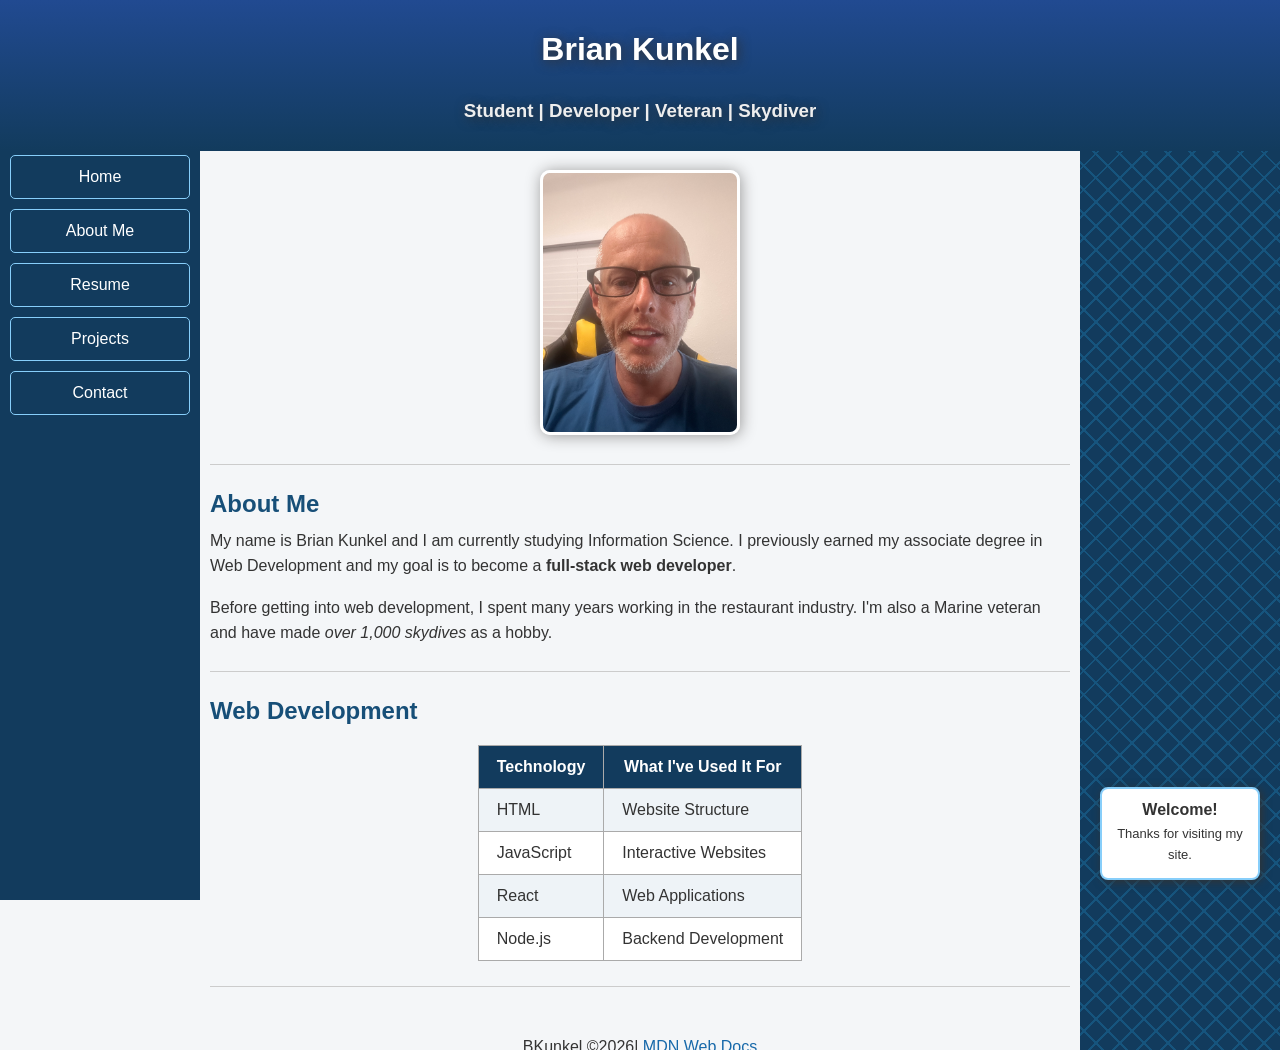
<file: index.html>
<!doctype html>
<html lang="en">
  <head>
    <meta charset="UTF-8" />
    <meta name="viewport" content="width=device-width, initial-scale=1.0" />
    <title>Brian Kunkel - Portfolio</title>
    <link rel="stylesheet" href="./css/styles.css" />
  </head>
  <body>
    <div class="Header">
      <div class="intro">
        <h1 class="shadow-1">Brian Kunkel</h1>
        <h3 class="shadow-1">Student | Developer | Veteran | Skydiver</h3>
      </div>
    </div>

    <div class="LeftPanel">
      <iframe src="./menu.html" name="menu" class="menu-frame"></iframe>
    </div>

    <div class="MiddlePanel">
      <iframe src="./home.html" name="rightside" class="display-frame"></iframe>
    </div>

    <div class="RightPanel pattern-1"></div>

    <div class="floating-message">
      <strong>Welcome!</strong>
      <p>Thanks for visiting my site.</p>
    </div>
  </body>
</html>
</file>
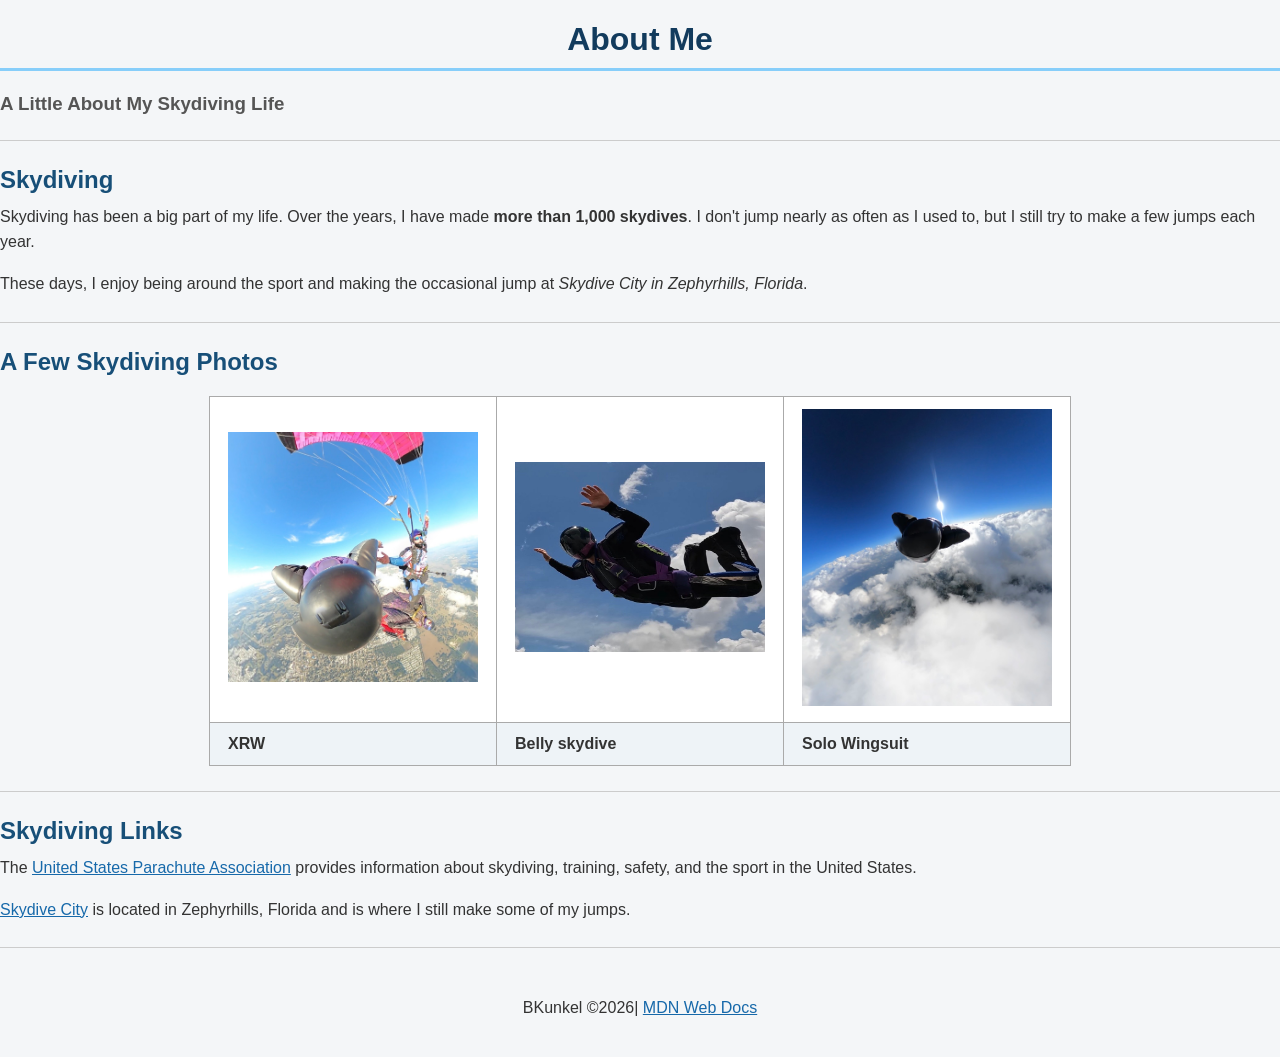
<file: about.html>
<!doctype html>
<html lang="en">
  <head>
    <meta charset="UTF-8" />
    <meta name="viewport" content="width=device-width, initial-scale=1.0" />
    <title>Brian Kunkel - About Me</title>
    <link rel="stylesheet" href="./css/styles.css" />
  </head>
  <body class="content-page">
    <div>
      <h1>About Me</h1>
      <h3>A Little About My Skydiving Life</h3>
    </div>

    <hr />

    <h2>Skydiving</h2>

    <p>
      Skydiving has been a big part of my life. Over the years, I have made
      <strong>more than 1,000 skydives</strong>. I don't jump nearly as often as
      I used to, but I still try to make a few jumps each year.
    </p>

    <p>
      These days, I enjoy being around the sport and making the occasional jump
      at <em>Skydive City in Zephyrhills, Florida</em>.
    </p>

    <hr />

    <div>
      <h2>A Few Skydiving Photos</h2>

      <table border="1" cellpadding="10">
        <tr>
          <td>
            <img
              src="./images/skydive1.jpg"
              alt="Skydiving photo"
              width="250"
            />
          </td>

          <td>
            <img
              src="./images/skydive2.jpg"
              alt="Skydiving photo"
              width="250"
            />
          </td>

          <td>
            <img
              src="./images/skydive3.jpg"
              alt="Skydiving photo"
              width="250"
            />
          </td>
        </tr>

        <tr>
          <td>
            <strong>XRW</strong>
          </td>

          <td>
            <strong>Belly skydive</strong>
          </td>

          <td>
            <strong>Solo Wingsuit</strong>
          </td>
        </tr>
      </table>
    </div>

    <hr />

    <h2>Skydiving Links</h2>

    <p>
      The
      <a href="https://www.uspa.org/" target="_blank"
        >United States Parachute Association</a
      >
      provides information about skydiving, training, safety, and the sport in
      the United States.
    </p>

    <p>
      <a href="https://www.skydivecity.com/" target="_blank">Skydive City</a>
      is located in Zephyrhills, Florida and is where I still make some of my
      jumps.
    </p>
    <hr />

    <footer>
      <p>
        BKunkel &copy;2026|
        <a href="https://developer.mozilla.org/">MDN Web Docs</a>
      </p>
    </footer>
  </body>
</html>
</file>
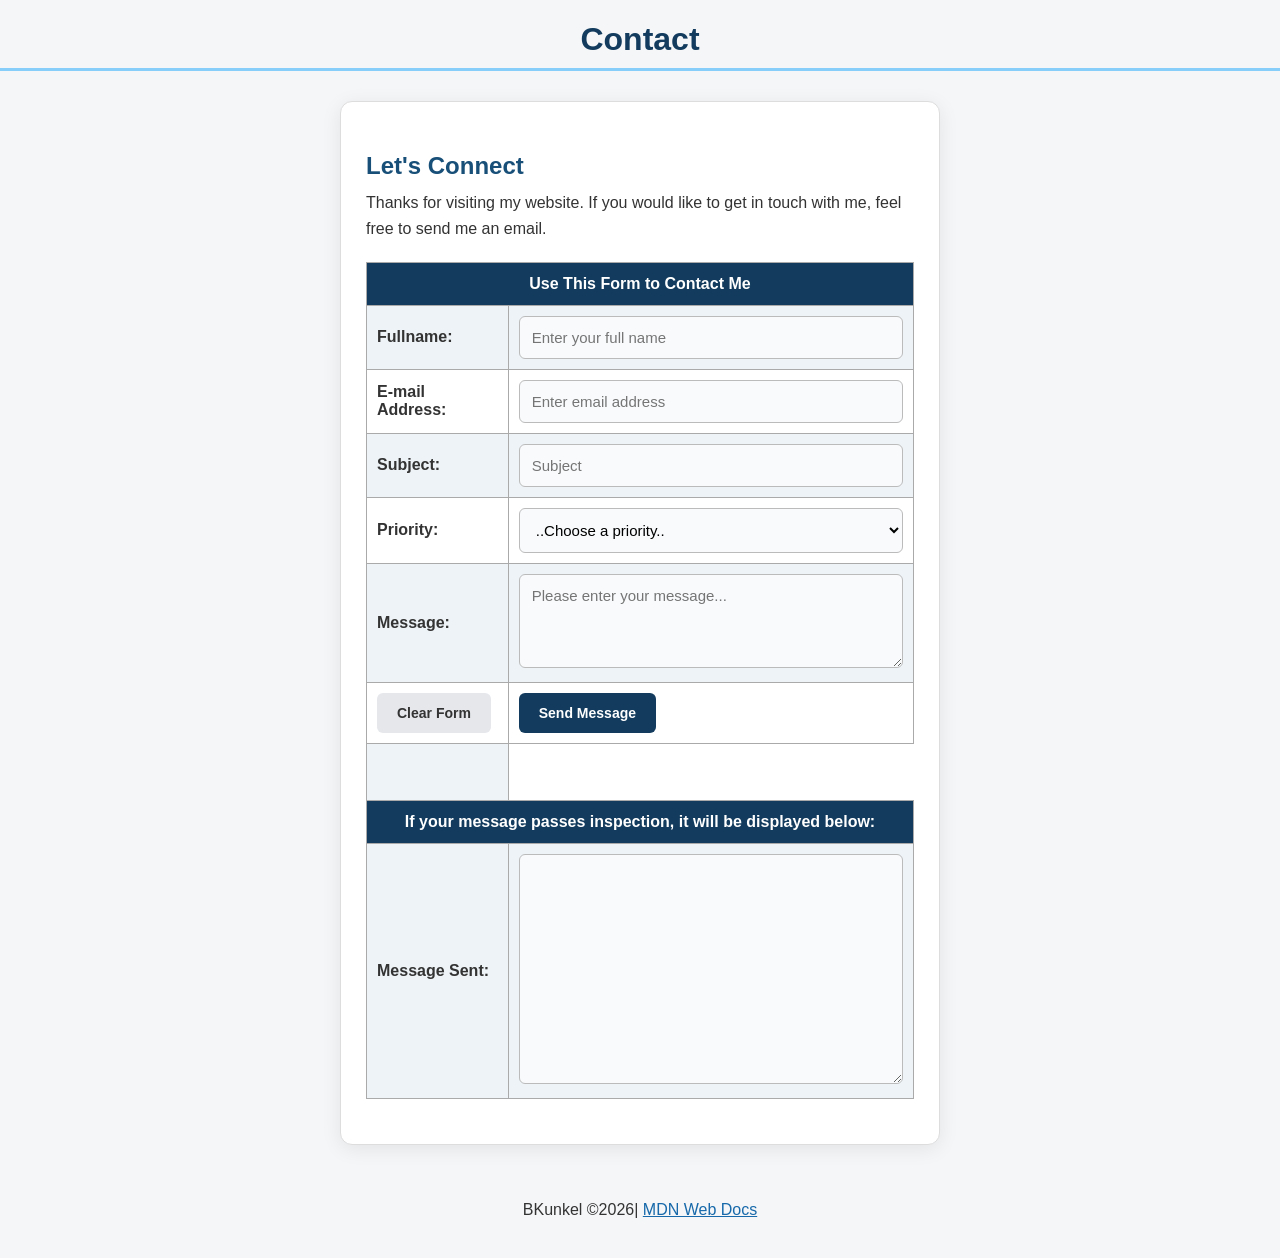
<file: contact.html>
<!doctype html>
<html lang="en">
  <head>
    <meta charset="UTF-8" />
    <meta name="viewport" content="width=device-width, initial-scale=1.0" />
    <title>Contact</title>
    <link rel="stylesheet" href="./css/styles.css" />
    <script>
      function foo() {
        var e =
          document.thisForm.fullname.value +
          "\n" +
          document.thisForm.email.value;
        e = e + "\n\n" + document.thisForm.subject.value + "\n";

        var p = "";
        switch (document.thisForm.priority.value) {
          case "none":
            p = "No priority selected...";
            break;
          case "urgent":
            p = "URGENT: Must be serious!";
            break;
          case "high":
            p = "Pretty darn IMPORTANT!";
            break;
          case "medium":
            p = "Kind of important.";
            break;
          case "low":
            p = "Not important at all.";
            break;
          case "spam":
            p = "Once you've read all your spam...";
            break;
        }
        e = e + "Priority: " + p + "\n\n" + document.thisForm.message.value;

        document.thisForm.sentMessage.value = e;
      }
    </script>
  </head>
  <body class="content-page">
    <h1>Contact</h1>
    <div class="contact">
      <h2>Let's Connect</h2>

      <p>
        Thanks for visiting my website. If you would like to get in touch with
        me, feel free to send me an email.
      </p>

      <form name="thisForm">
        <table>
          <tr>
            <th colspan="2">Use This Form to Contact Me</th>
          </tr>

          <tr>
            <td>Fullname:</td>
            <td>
              <input
                type="text"
                size="40"
                name="fullname"
                placeholder="Enter your full name"
              />
            </td>
          </tr>

          <tr>
            <td>E-mail Address:</td>
            <td>
              <input
                type="text"
                size="40"
                name="email"
                placeholder="Enter email address"
              />
            </td>
          </tr>

          <tr>
            <td>Subject:</td>
            <td>
              <input
                type="text"
                size="40"
                name="subject"
                placeholder="Subject"
              />
            </td>
          </tr>

          <tr>
            <td>Priority:</td>

            <td>
              <select name="priority" id="priority">
                <option value="none">..Choose a priority..</option>
                <option value="urgent">URGENT!</option>
                <option value="high">High</option>
                <option value="medium">Medium</option>
                <option value="low">Low</option>
                <option value="spam">Read after reading Spam!</option>
              </select>
            </td>
          </tr>

          <tr>
            <td valign="top">Message:</td>
            <td>
              <textarea
                name="message"
                rows="4"
                cols="40"
                placeholder="Please enter your message..."
              ></textarea>
            </td>
          </tr>

          <tr>
            <td><input type="reset" value="Clear Form" /></td>
            <td>
              <input type="button" value="Send Message" onClick="foo()" />
            </td>
          </tr>

          <tr>
            <td><br /><br /></td>
          </tr>

          <tr>
            <th colspan="2">
              If your message passes inspection, it will be displayed below:
            </th>
          </tr>

          <tr>
            <td valign="top">Message Sent:</td>
            <td>
              <textarea
                name="sentMessage"
                rows="12"
                cols="40"
                readonly
              ></textarea>
            </td>
          </tr>
        </table>
      </form>

      <!-- <p>
        <strong>Email:</strong>
        <a href="mailto:skydiver412@yahoo.com">skydiver412@yahoo.com</a>
      </p>

      <hr />

      <p>
        I am currently studying Information Science at the University of South
        Florida and working toward a career in full-stack web development.
      </p> -->
    </div>

    <footer>
      <p>
        BKunkel &copy;2026|
        <a href="https://developer.mozilla.org/">MDN Web Docs</a>
      </p>
    </footer>
  </body>
</html>
</file>
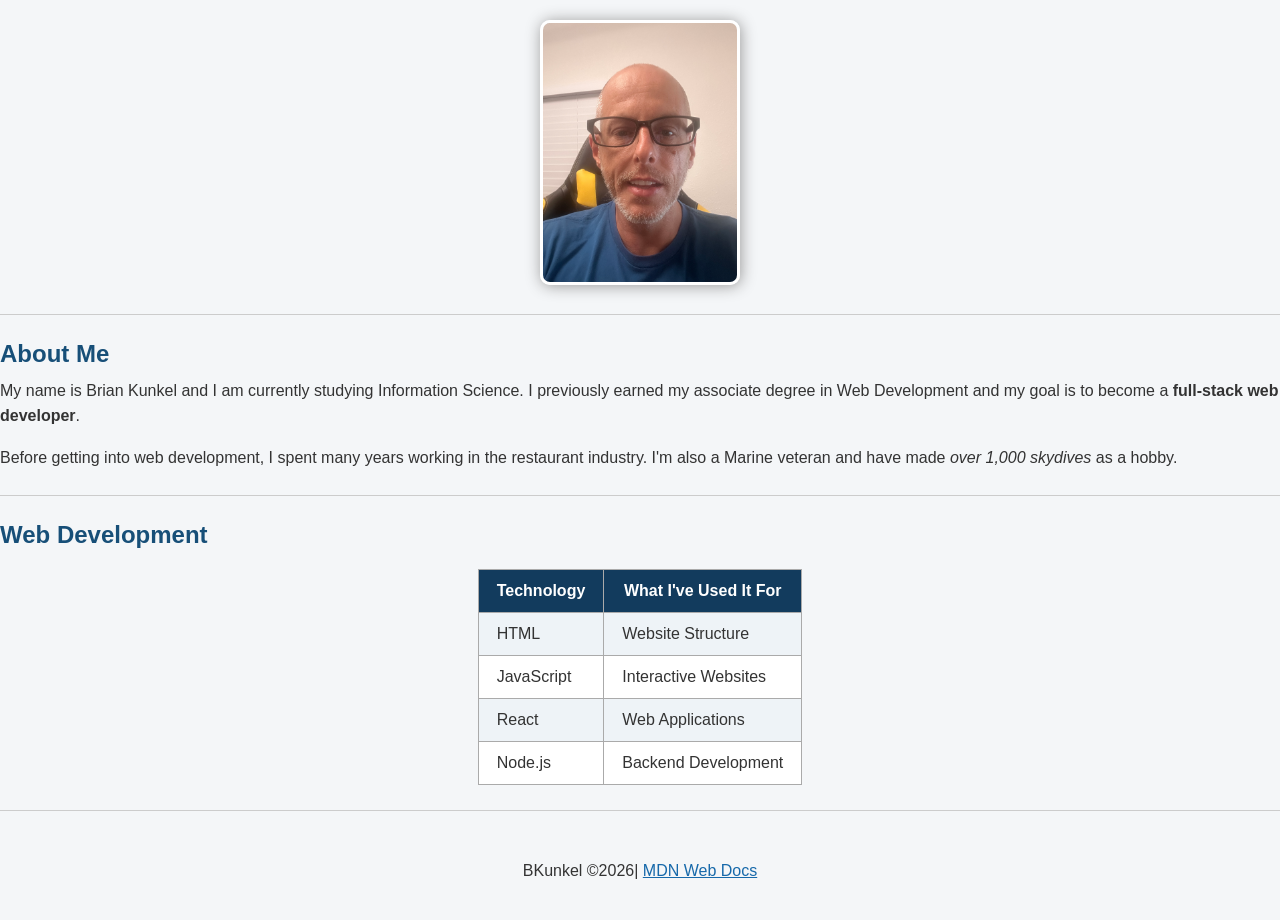
<file: home.html>
<!doctype html>
<html lang="en">
  <head>
    <meta charset="UTF-8" />
    <meta name="viewport" content="width=device-width, initial-scale=1.0" />
    <title>Brian Kunkel - Homepage</title>
    <link rel="stylesheet" href="./css/styles.css" />
  </head>
  <body class="content-page">
    <div class="intro">
      <!-- <h1>Welcome to My Website</h1>-->
      <!-- <h3>Student | Developer | Veteran | Skydiver</h3> -->
      <img src="./images/my_photo.jpg" alt="My Photo" width="200" />
    </div>

    <hr />

    <h2>About Me</h2>

    <p>
      My name is Brian Kunkel and I am currently studying Information Science. I
      previously earned my associate degree in Web Development and my goal is to
      become a <strong>full-stack web developer</strong>.
    </p>

    <p>
      Before getting into web development, I spent many years working in the
      restaurant industry. I'm also a Marine veteran and have made
      <em>over 1,000 skydives</em> as a hobby.
    </p>

    <hr />

    <div>
      <h2>Web Development</h2>

      <table border="1" cellpadding="10">
        <tr>
          <th>Technology</th>
          <th>What I've Used It For</th>
        </tr>
        <tr>
          <td>HTML</td>
          <td>Website Structure</td>
        </tr>
        <tr>
          <td>JavaScript</td>
          <td>Interactive Websites</td>
        </tr>
        <tr>
          <td>React</td>
          <td>Web Applications</td>
        </tr>
        <tr>
          <td>Node.js</td>
          <td>Backend Development</td>
        </tr>
      </table>
    </div>
    <hr />
    <footer>
      <p>
        BKunkel &copy;2026|
        <a href="https://developer.mozilla.org/">MDN Web Docs</a>
      </p>
    </footer>
  </body>
</html>
</file>
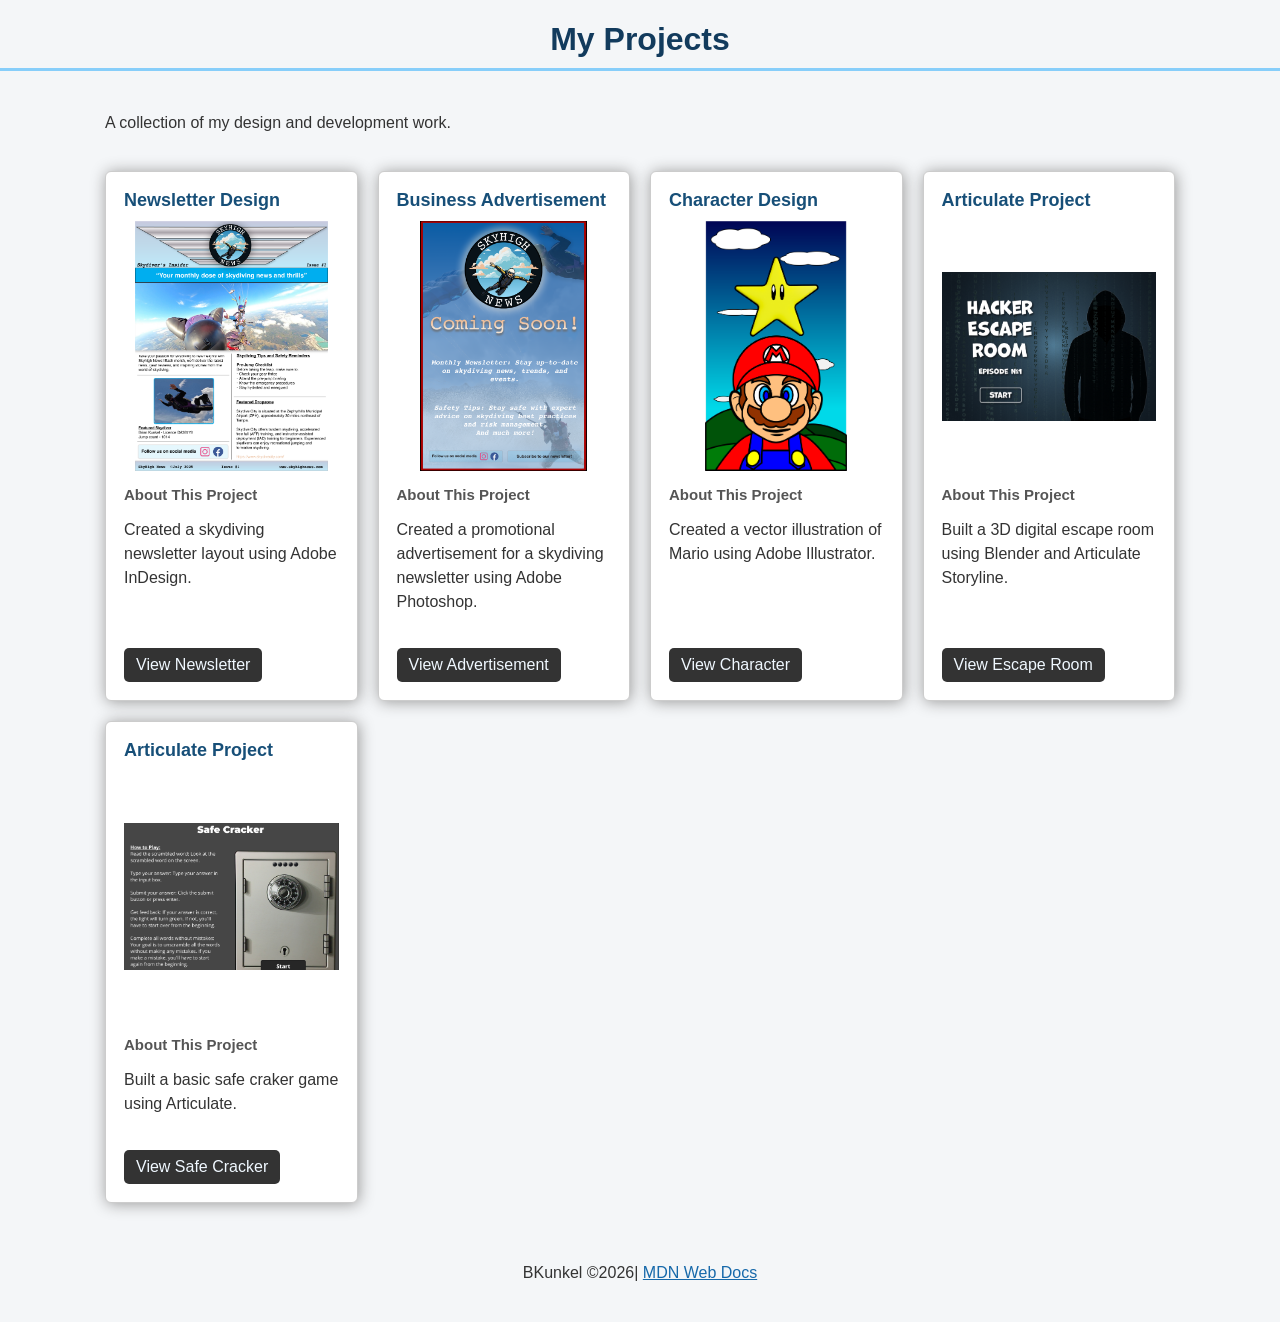
<file: projects.html>
<!doctype html>
<html lang="en">
  <head>
    <meta charset="UTF-8" />
    <meta name="viewport" content="width=device-width, initial-scale=1.0" />
    <title>Brian Kunkel - Projects</title>
    <link rel="stylesheet" href="./css/styles.css" />
  </head>

  <body>
    <h1>My Projects</h1>

    <div class="projects">
      <p>A collection of my design and development work.</p>

      <div class="project">
        <h2>Newsletter Design</h2>

        <img
          src="./projects/myNewsletter.png"
          alt="Preview of my newsletter design"
        />

        <h3>About This Project</h3>
        <p>Created a skydiving newsletter layout using Adobe InDesign.</p>

        <a href="./projects/myNewsletter.png" target="_blank">
          View Newsletter
        </a>
      </div>

      <div class="project">
        <h2>Business Advertisement</h2>

        <img
          src="./projects/Business_Ad.png"
          alt="Preview of my business advertisement"
        />

        <h3>About This Project</h3>
        <p>
          Created a promotional advertisement for a skydiving newsletter using
          Adobe Photoshop.
        </p>

        <a href="./projects/Business_Ad.png" target="_blank">
          View Advertisement
        </a>
      </div>

      <div class="project">
        <h2>Character Design</h2>

        <img
          src="./projects/Character_revised.png"
          alt="Preview of my character design"
        />

        <h3>About This Project</h3>
        <p>Created a vector illustration of Mario using Adobe Illustrator.</p>

        <a href="./projects/Character_revised.png" target="_blank">
          View Character
        </a>
      </div>

      <div class="project">
        <h2>Articulate Project</h2>

        <img
          src="./projects/escapeRoom.png"
          alt="Preview of my business advertisement"
        />

        <h3>About This Project</h3>
        <p>
          Built a 3D digital escape room using Blender and Articulate Storyline.
        </p>

        <a href="./projects/HackerEscapeRoom/story.html" target="_blank">
          View Escape Room
        </a>
      </div>

      <div class="project">
        <h2>Articulate Project</h2>

        <img
          src="./projects/safeCracker.png"
          alt="Preview of my business advertisement"
        />

        <h3>About This Project</h3>
        <p>Built a basic safe craker game using Articulate.</p>

        <a href="./projects/SafeCracker/story.html" target="_blank">
          View Safe Cracker
        </a>
      </div>
    </div>

    <footer>
      <p>
        BKunkel &copy;2026|
        <a href="https://developer.mozilla.org/">MDN Web Docs</a>
      </p>
    </footer>
  </body>
</html>
</file>
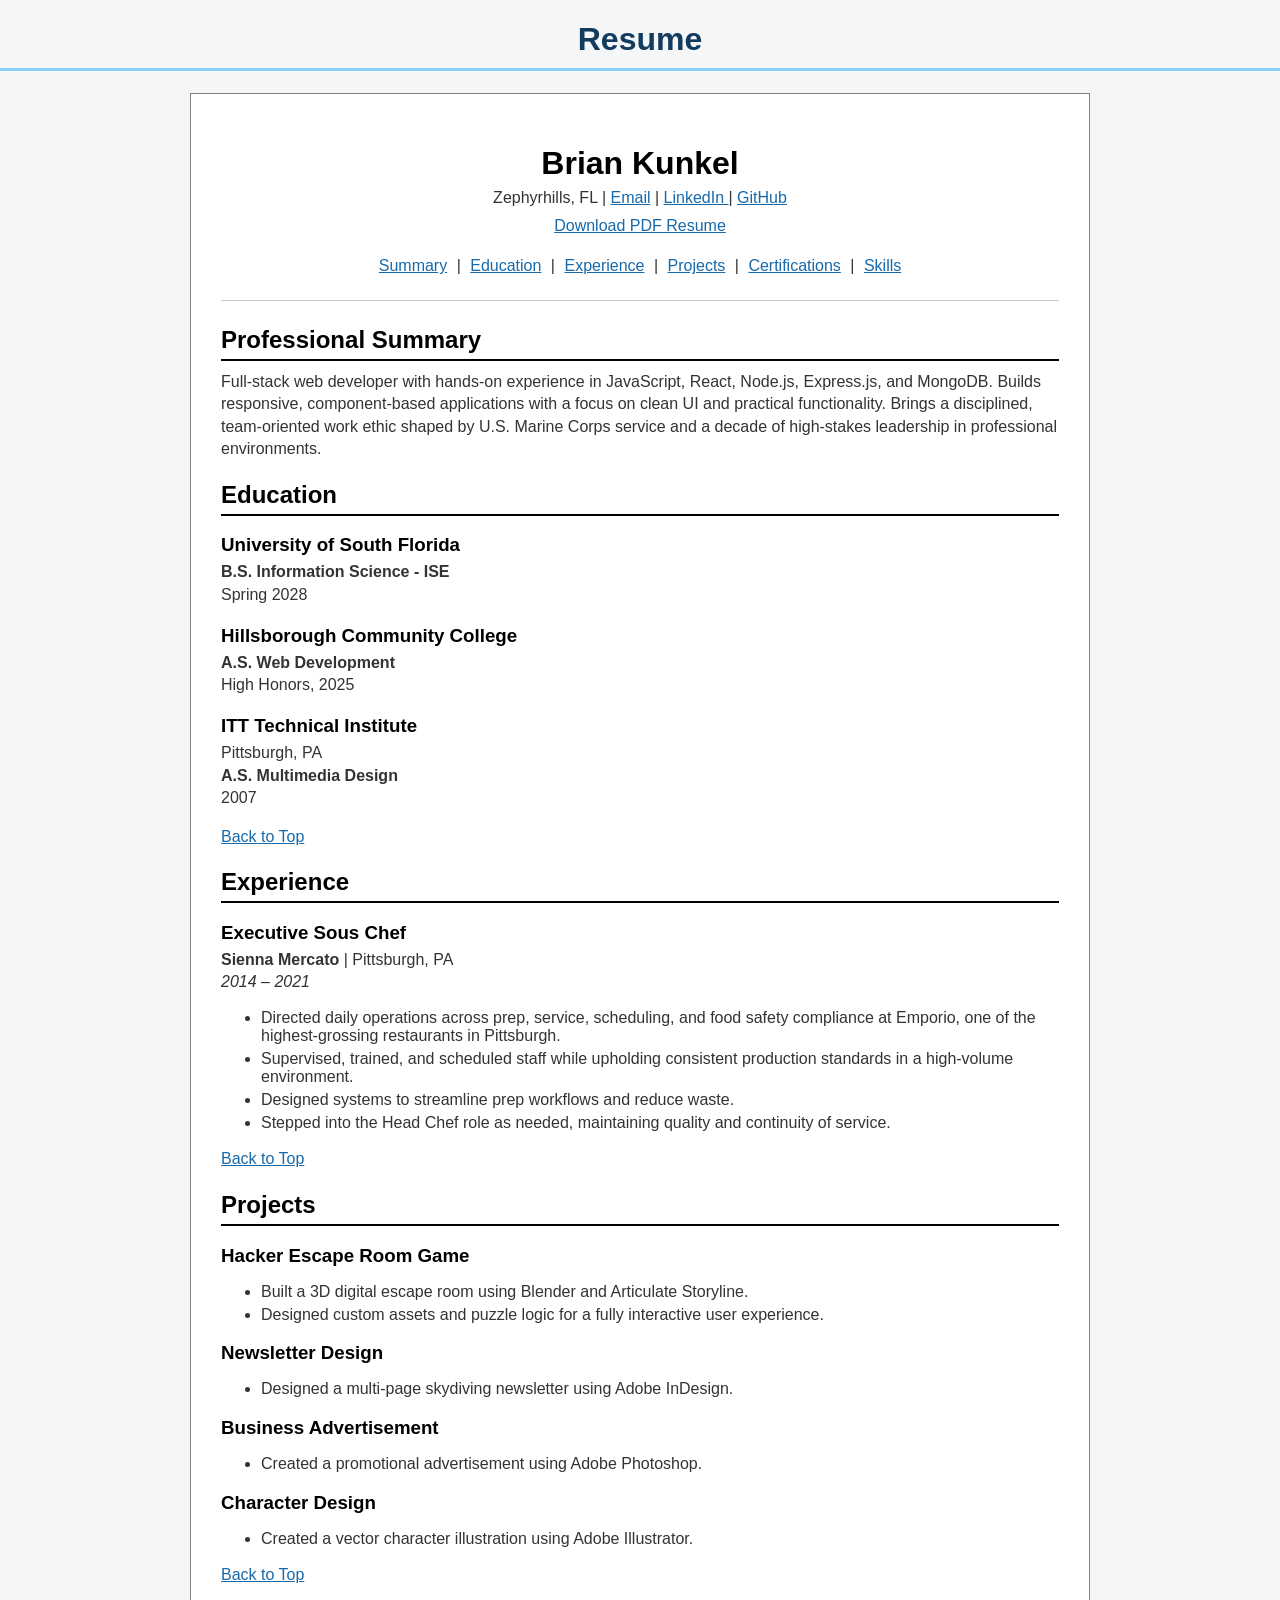
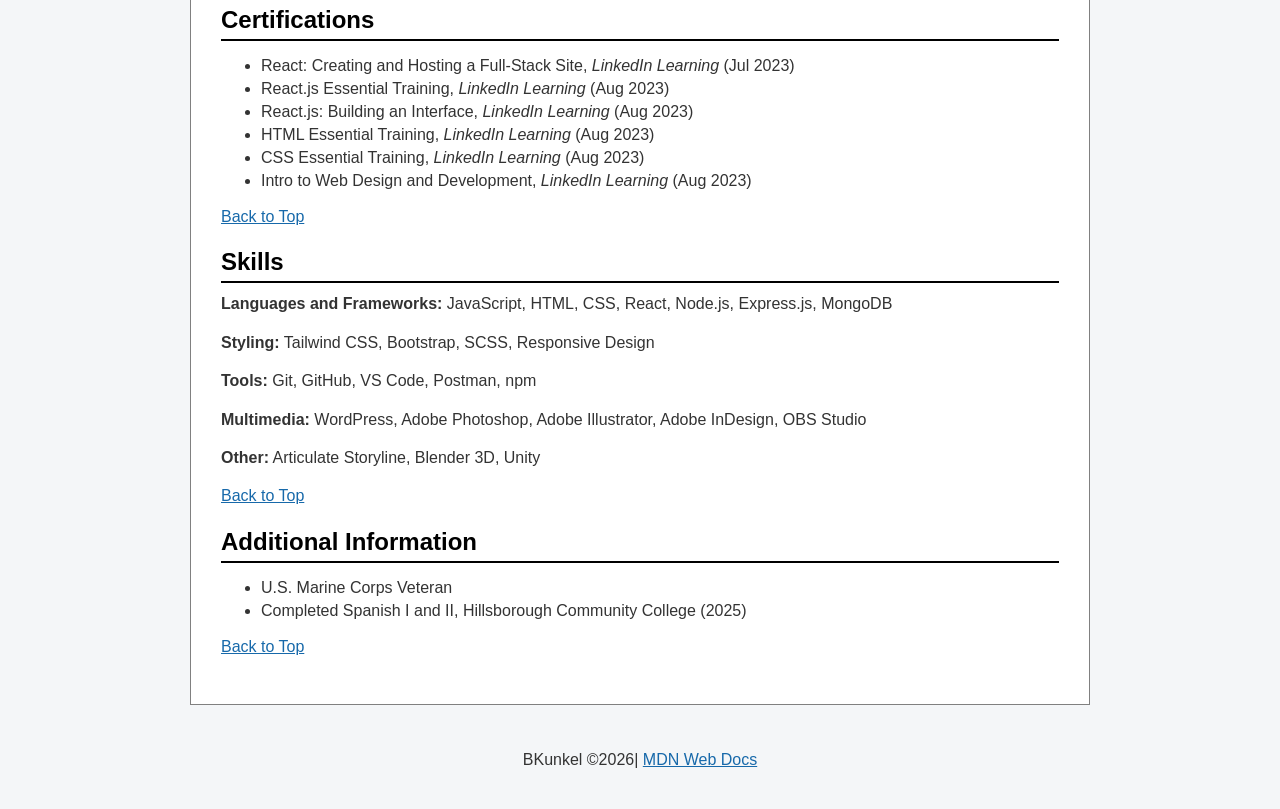
<file: resume.html>
<!doctype html>
<html lang="en">
  <head>
    <meta charset="UTF-8" />
    <meta name="viewport" content="width=device-width, initial-scale=1.0" />
    <title>Brian Kunkel | Resume</title>
    <link rel="stylesheet" href="./css/styles.css" />
  </head>

  <body>
    <h1>Resume</h1>
    <div class="resume">
      <header class="resume-header" id="top">
        <h1>Brian Kunkel</h1>

        <p>
          Zephyrhills, FL |
          <a href="mailto:skydiver412@yahoo.com">Email</a> |
          <a
            href="https://www.linkedin.com/in/brian-kunkel-6b1a41196/"
            target="_blank"
          >
            LinkedIn
          </a>
          |
          <a href="https://github.com/Skydiver412" target="_blank"> GitHub </a>
        </p>

        <p>
          <a href="./documents/Resume_Brian_Kunkel.pdf" download>
            Download PDF Resume
          </a>
        </p>
      </header>

      <nav class="resume-nav">
        <a href="#summary">Summary</a> | <a href="#education">Education</a> |
        <a href="#experience">Experience</a> |
        <a href="#projects">Projects</a> |
        <a href="#certifications">Certifications</a> |
        <a href="#skills">Skills</a>
      </nav>

      <hr />

      <section id="summary">
        <h2>Professional Summary</h2>

        <p>
          Full-stack web developer with hands-on experience in JavaScript,
          React, Node.js, Express.js, and MongoDB. Builds responsive,
          component-based applications with a focus on clean UI and practical
          functionality. Brings a disciplined, team-oriented work ethic shaped
          by U.S. Marine Corps service and a decade of high-stakes leadership in
          professional environments.
        </p>
      </section>

      <!-- Education -->
      <section id="education">
        <h2>Education</h2>

        <h3>University of South Florida</h3>
        <p>
          <strong>B.S. Information Science - ISE</strong><br />
          Spring 2028
        </p>

        <h3>Hillsborough Community College</h3>
        <p>
          <strong>A.S. Web Development</strong><br />
          High Honors, 2025
        </p>

        <h3>ITT Technical Institute</h3>
        <p>
          Pittsburgh, PA<br />
          <strong>A.S. Multimedia Design</strong><br />
          2007
        </p>

        <p><a href="#top">Back to Top</a></p>
      </section>

      <!-- Experience -->
      <section id="experience">
        <h2>Experience</h2>

        <h3>Executive Sous Chef</h3>

        <p>
          <strong>Sienna Mercato</strong> | Pittsburgh, PA<br />
          <em>2014 – 2021</em>
        </p>

        <ul>
          <li>
            Directed daily operations across prep, service, scheduling, and food
            safety compliance at Emporio, one of the highest-grossing
            restaurants in Pittsburgh.
          </li>

          <li>
            Supervised, trained, and scheduled staff while upholding consistent
            production standards in a high-volume environment.
          </li>

          <li>
            Designed systems to streamline prep workflows and reduce waste.
          </li>

          <li>
            Stepped into the Head Chef role as needed, maintaining quality and
            continuity of service.
          </li>
        </ul>

        <p><a href="#top">Back to Top</a></p>
      </section>

      <!-- Projects -->
      <section id="projects">
        <h2>Projects</h2>

        <h3>Hacker Escape Room Game</h3>
        <ul>
          <li>
            Built a 3D digital escape room using Blender and Articulate
            Storyline.
          </li>
          <li>
            Designed custom assets and puzzle logic for a fully interactive user
            experience.
          </li>
        </ul>

        <h3>Newsletter Design</h3>
        <ul>
          <li>
            Designed a multi-page skydiving newsletter using Adobe InDesign.
          </li>
        </ul>

        <h3>Business Advertisement</h3>
        <ul>
          <li>Created a promotional advertisement using Adobe Photoshop.</li>
        </ul>

        <h3>Character Design</h3>
        <ul>
          <li>
            Created a vector character illustration using Adobe Illustrator.
          </li>
        </ul>

        <p><a href="#top">Back to Top</a></p>
      </section>

      <!-- Certifications -->
      <section id="certifications">
        <h2>Certifications</h2>

        <ul>
          <li>
            React: Creating and Hosting a Full-Stack Site,
            <em>LinkedIn Learning</em> (Jul 2023)
          </li>

          <li>
            React.js Essential Training,
            <em>LinkedIn Learning</em> (Aug 2023)
          </li>

          <li>
            React.js: Building an Interface,
            <em>LinkedIn Learning</em> (Aug 2023)
          </li>

          <li>
            HTML Essential Training,
            <em>LinkedIn Learning</em> (Aug 2023)
          </li>

          <li>
            CSS Essential Training,
            <em>LinkedIn Learning</em> (Aug 2023)
          </li>

          <li>
            Intro to Web Design and Development,
            <em>LinkedIn Learning</em> (Aug 2023)
          </li>
        </ul>

        <p><a href="#top">Back to Top</a></p>
      </section>

      <!-- Skills -->
      <section id="skills">
        <h2>Skills</h2>

        <p>
          <strong>Languages and Frameworks:</strong>
          JavaScript, HTML, CSS, React, Node.js, Express.js, MongoDB
        </p>

        <p>
          <strong>Styling:</strong>
          Tailwind CSS, Bootstrap, SCSS, Responsive Design
        </p>

        <p>
          <strong>Tools:</strong>
          Git, GitHub, VS Code, Postman, npm
        </p>

        <p>
          <strong>Multimedia:</strong>
          WordPress, Adobe Photoshop, Adobe Illustrator, Adobe InDesign, OBS
          Studio
        </p>

        <p>
          <strong>Other:</strong>
          Articulate Storyline, Blender 3D, Unity
        </p>

        <p><a href="#top">Back to Top</a></p>
      </section>

      <!-- Additional Information -->
      <section id="additional">
        <h2>Additional Information</h2>

        <ul>
          <li>U.S. Marine Corps Veteran</li>
          <li>
            Completed Spanish I and II, Hillsborough Community College (2025)
          </li>
        </ul>

        <p><a href="#top">Back to Top</a></p>
      </section>
    </div>

    <footer>
      <p>
        BKunkel &copy;2026|
        <a href="https://developer.mozilla.org/">MDN Web Docs</a>
      </p>
    </footer>
  </body>
</html>
</file>
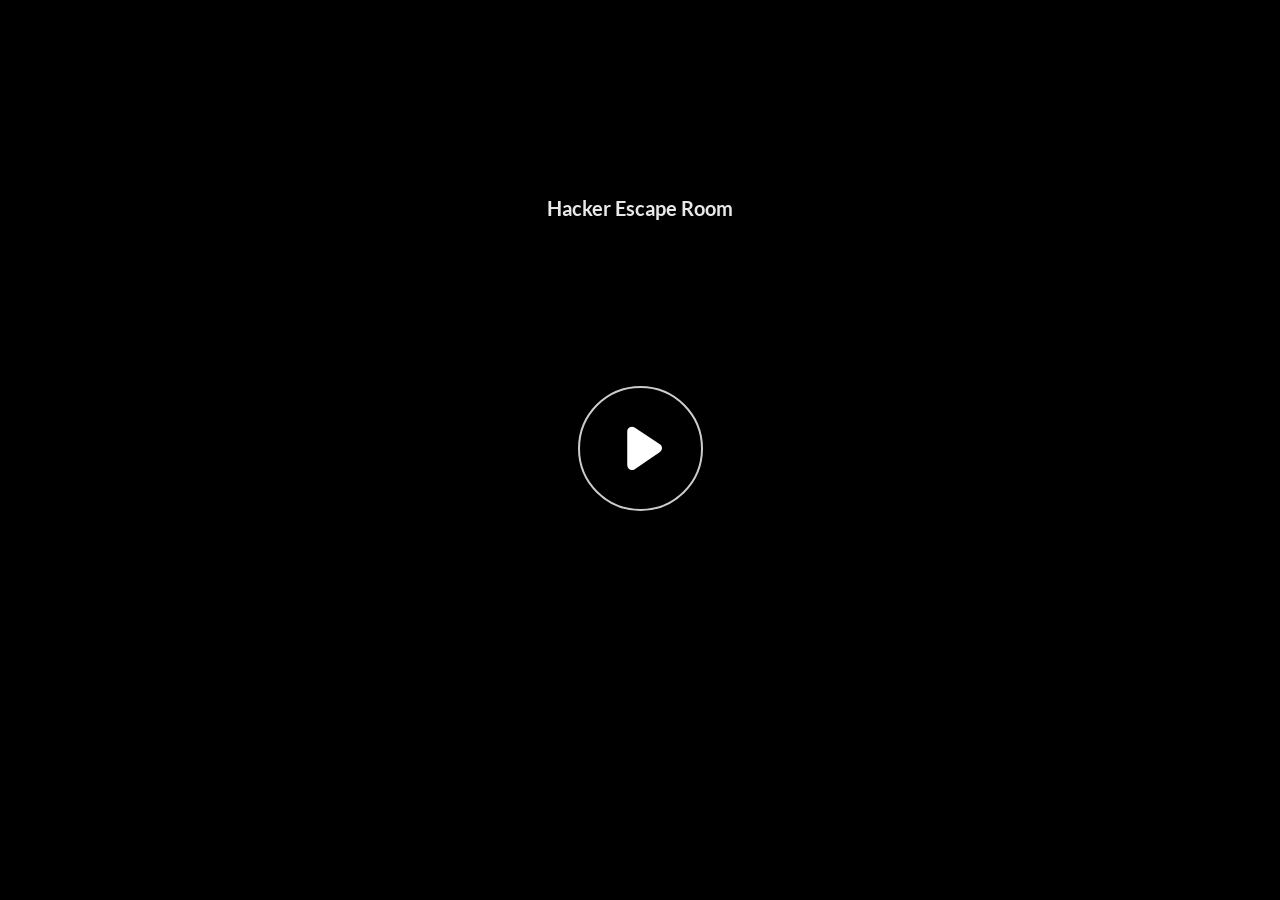
<file: projects/HackerEscapeRoom/story.html>
﻿<!doctype html>
<html lang="en-US">
<head>
  <meta charset="utf-8">
  <!-- Created using Storyline 360 x64 - http://www.articulate.com  -->
  <!-- version: 3.98.34380.0 -->
  <title>Hacker Escape Room</title>
  <meta http-equiv="x-ua-compatible" content="IE=edge"/>
  <meta name="viewport" content="width=device-width,initial-scale=1,user-scalable=no,shrink-to-fit=no,minimal-ui"/>
  <meta name="apple-mobile-web-app-capable" content="yes"/>
  <style>
    html, body { height: 100%; padding: 0; margin: 0 }
    #app { height: 100%; width: 100%; }
  </style>

  <script>
    window.DS = {};
    window.globals = {
      DATA_PATH_BASE: '',
      HAS_FRAME: true,
      HAS_SLIDE: true,

      lmsPresent: false,
      tinCanPresent: false,
      cmi5Present: false,
      aoSupport: false,
      scale: 'noscale',
      captureRc: false,
      browserSize: 'optimal',
      bgColor: '#282828',
      features: 'DropInAcc,DropInBase,DropInCore,DropInInteractions,DropInVideo,JsApiBasics,MathExpressions,MorphTransition,MultipleQuizTracking,SetFocusTrigger',
      themeName: 'unified',
      preloaderColor: '#FFFFFF',
      suppressAnalytics: false,
      productChannel: 'stable',
      publishSource: 'storyline',
      aid: 'aid|27624087-4108-4392-9738-4c0e00b1fc62',
      cid: '2305e50a-ad68-453b-84fd-d3df3eb6ae61',
      playerVersion: '3.98.34380.0',
      publishTimestamp: '2025-04-28T01:18:33.8440029Z',
      maxIosVideoElements: 10,
      connectionSettings: { message: 'You%20are%20offline.%20Trying%20to%20reconnect...', useDarkTheme: false, mode: 'disabled' },
      hasFeature: function(feature) {
        return this.features.split(',').includes(feature);
      },
      
      parseParams: function(qs) {
        if (window.globals.parsedParams != null) {
          return window.globals.parsedParams;
        }
        qs = (qs || window.location.search.substr(1)).split('+').join(' ');
        var params = {},
            tokens,
            re = /[?&]?([^=]+)=([^&]*)/g;

        while (tokens = re.exec(qs)) {
          params[decodeURIComponent(tokens[1]).trim()] =
            decodeURIComponent(tokens[2]).trim();
        }
        window.globals.parsedParams = params;
        return params;
      }

    };
  </script>
  <script>
    var isIe11 = ('ActiveXObject' in window || window.MSBlobBuilder != null)
      && window.msCrypto != null && !window.ActiveXObject;
    if (isIe11) {
      window.globals.unsupportedBrowser = true;
      document.write(atob('[base64]'));
    }
  </script>

  <script>
    if (window.globals.hasFeature('NewAiCourseTranslation')) {
      
      
    }
  </script>

  
  <script>window.THREE = { };</script>
  
</head>
<body style="background: #282828" class="cs-HTML theme-unified">
  <!-- 360 -->
  <script>!function(){var e,i=/iPhone/i,o=/iPod/i,n=/iPad/i,t=/\biOS-universal(?:.+)Mac\b/i,r=/\bAndroid(?:.+)Mobile\b/i,a=/Android/i,d=/(?:SD4930UR|\bSilk(?:.+)Mobile\b)/i,p=/Silk/i,l=/Windows Phone/i,u=/\bWindows(?:.+)ARM\b/i,b=/BlackBerry/i,s=/BB10/i,c=/Opera Mini/i,f=/\b(CriOS|Chrome)(?:.+)Mobile/i,h=/Mobile(?:.+)Firefox\b/i,v=function(e){return void 0!==e&&"MacIntel"===e.platform&&"number"==typeof e.maxTouchPoints&&e.maxTouchPoints>1&&"undefined"==typeof MSStream};e=function(e){var m={userAgent:"",platform:"",maxTouchPoints:0};e||"undefined"==typeof navigator?"string"==typeof e?m.userAgent=e:e&&e.userAgent&&(m={userAgent:e.userAgent,platform:e.platform,maxTouchPoints:e.maxTouchPoints||0}):m={userAgent:navigator.userAgent,platform:navigator.platform,maxTouchPoints:navigator.maxTouchPoints||0};var g=m.userAgent,y=g.split("[FBAN");void 0!==y[1]&&(g=y[0]),void 0!==(y=g.split("Twitter"))[1]&&(g=y[0]);var A=function(e){return function(i){return i.test(e)}}(g),w={apple:{phone:A(i)&&!A(l),ipod:A(o),tablet:!A(i)&&(A(n)||v(m))&&!A(l),universal:A(t),device:(A(i)||A(o)||A(n)||A(t)||v(m))&&!A(l)},amazon:{phone:A(d),tablet:!A(d)&&A(p),device:A(d)||A(p)},android:{phone:!A(l)&&A(d)||!A(l)&&A(r),tablet:!A(l)&&!A(d)&&!A(r)&&(A(p)||A(a)),device:!A(l)&&(A(d)||A(p)||A(r)||A(a))||A(/\bokhttp\b/i)},windows:{phone:A(l),tablet:A(u),device:A(l)||A(u)},other:{blackberry:A(b),blackberry10:A(s),opera:A(c),firefox:A(h),chrome:A(f),device:A(b)||A(s)||A(c)||A(h)||A(f)},any:!1,phone:!1,tablet:!1};return w.any=w.apple.device||w.android.device||w.windows.device||w.other.device,w.phone=w.apple.phone||w.android.phone||w.windows.phone,w.tablet=w.apple.tablet||w.android.tablet||w.windows.tablet,w}(),"object"==typeof exports&&"undefined"!=typeof module?module.exports=e:"function"==typeof define&&define.amd?define((function(){return e})):this.isMobile=e}();
    window.isMobile.apple.tablet = window.isMobile.apple.tablet ||
      (navigator.platform === 'MacIntel' && navigator.maxTouchPoints > 1);
    window.isMobile.apple.device = window.isMobile.apple.device || window.isMobile.apple.tablet;
    window.isMobile.tablet = window.isMobile.tablet || window.isMobile.apple.tablet;
    window.isMobile.any = window.isMobile.any || window.isMobile.apple.tablet;
  </script>

  <div id="focus-sink" tabindex="-1"></div>

  <div id="preso"></div>
  <script>
    (function() {

      var classTypes = [ 'desktop', 'mobile', 'phone', 'tablet' ];

      var addDeviceClasses = function(prefix, testObj) {
        var curr, i;
        for (i = 0; i < classTypes.length; i++) {
          curr = classTypes[i];
          if (testObj[curr]) {
            document.body.classList.add(prefix + curr);
          }
        }
      };

      var params = window.globals.parseParams(),
          isDevicePreview = params.devicepreview === '1',
          isPhoneOverride = params.deviceType === 'phone' || (isDevicePreview && params.phone == '1'),
          isTabletOverride = (params.deviceType === 'tablet' || isDevicePreview) && !isPhoneOverride,
          isMobileOverride = isPhoneOverride || isTabletOverride;

      var deviceView = {
        desktop: !window.isMobile.any && !isMobileOverride,
        mobile: window.isMobile.any || isMobileOverride,
        phone: isPhoneOverride || (window.isMobile.phone && !isTabletOverride),
        tablet: isTabletOverride || window.isMobile.tablet
      };

      window.globals.deviceView = deviceView;
      window.isMobile.desktop = !window.isMobile.any;
      window.isMobile.mobile = window.isMobile.any;

      addDeviceClasses('view-', deviceView);

    })();
  </script>
  
  <script src='story_content/triggers.js' type=text/javascript></script>
<script src='story_content/user.js' type=text/javascript></script>
  <div class="slide-loader"></div>

  <script>
    var doc = document, loader = doc.body.querySelector('.slide-loader'); [ 1, 2, 3 ].forEach(function(n) { var d = doc.createElement('div'); d.style.backgroundColor = window.globals.preloaderColor; d.classList.add('mobile-loader-dot'); d.classList.add('dot' + n); loader.appendChild(d); });
  </script>

  <div class="mobile-load-title-overlay" style="display: none">
    <div class="mobile-load-title">Hacker Escape Room</div>
  </div>

  <div class="mobile-chrome-warning"></div>

  
<style>
  .warn-connection-dialog {
    display: none;
    background: transparent;
    pointer-events: all;
    position: fixed;
    left: 0;
    top: 0;
    width: 100%;
    height: 100%;
    z-index: 999;
  }

  .warn-connection-content {
    pointer-events: all;
    border-radius: 4px;
    background: white;
    border: 1px solid #E7E7E7;
    color: #333333;
    box-shadow: 0 2px 4px rgba(0, 0, 0, 0.25);
    transition: all 150ms ease-out;
    position: absolute;
    white-space: nowrap;
  }

  .view-phone.is-landscape .warn-connection-content {
    left: 23px;
    bottom: 23px;
  }

  .view-tablet.is-landscape .warn-connection-content {
    left: 50%;
    top: 20px;
    transform: translateX(-50%);
  }

  .view-mobile.is-portrait .warn-connection-content {
    transform: translate(-50%, calc(-100% - 15px));
  }

  .warn-connection-content p {
    display: inline-block;
    margin: 0 8px 0 0;
    line-height: 33px;
    font-size: 11px;
  }

  .warn-connection-content svg {
    position: relative;
    vertical-align: middle;
    margin: 0 2px 2px 8px;
  }

  .view-desktop .warn-connection-content {
    left: 1.5em;
    bottom: 1.5em;
  }

  .view-desktop .warn-connection-content p {
    font-size: 1.1em;
  }

  .is-offline .warn-connection-dialog {
    display: block;
  }

  .is-offline .cs-panel * {
    pointer-events: none !important;
  }

  .is-offline .cs-panel {
    pointer-events: all !important;
  }

  .is-offline #nav-controls * {
    pointer-events: none !important;
  }

  .is-offline #nav-controls {
    pointer-events: all !important;
  }
</style>

<div class="warn-connection-dialog" role="alertdialog" aria-modal="true" tabindex="0" aria-labelledby="warn-connection-message">
  <div class="warn-connection-content">
    <svg width="17" height="15" viewBox="0 0 17 15" xmlns="http://www.w3.org/2000/svg">
      <path fill="#8F0000" stroke="white" d="M16.07,12.98 L15.88,12.23 L9.51,1.21 C8.97,0.26,7.6,0.26,7.06,1.21 L0.69,12.23 C0.15,13.16,0.81,14.36,1.91,14.36 H14.65 C15.47,14.36,16.05,13.7,16.07,12.98 Z"/>
      <path fill="white" stroke="white" d="M8.58,5.5 C8.35,5.28,8.5,5.35,8.21,5.32 C8.09,5.35,7.97,5.49,7.96,5.67 C7.97,5.79,7.98,5.92,7.98,6.04 L7.98,6.04 C7.99,6.17,8,6.31,8.01,6.43 L8.01,6.44 C8.03,6.92,8.06,7.41,8.09,7.9 L8.09,7.9 C8.12,8.39,8.14,8.88,8.17,9.37 C8.17,9.39,8.18,9.42,8.2,9.44 C8.23,9.46,8.25,9.47,8.28,9.47 C8.31,9.47,8.34,9.46,8.35,9.44 C8.37,9.43,8.38,9.4,8.39,9.35 L8.39,9.34 C8.39,9.24,8.4,9.15,8.4,9.05 L8.4,9.05 C8.41,8.96,8.41,8.86,8.42,8.75 C8.43,8.44,8.45,8.12,8.47,7.81 L8.47,7.81 C8.49,7.49,8.51,7.18,8.53,6.87 C8.55,6.46,8.56,6.05,8.59,5.64 L8.6,5.62 C8.6,5.57,8.59,5.53,8.58,5.5 L8.21,5.32 Z"/>
      <circle fill="white" stroke="white" cx="8.3" cy="11.35" r="0.3"/>
    </svg>
    <p id="warn-connection-message">You are offline. Trying to reconnect...</p>
  </div>
</div>

<script>
  (function() {
    window.DS.connection = {
      warningShown: false,
      assets: {},
      loadingAssetGroup: false,
      retryDelay: 500
    };

    var connectionSettings = window.globals.connectionSettings || {};

    var useConnectionMessages = window.AbortController != null &&
      window.location.protocol != 'file:' &&
      connectionSettings.mode === 'normal';

    window.DS.connection.useConnectionMessages = useConnectionMessages;

    var assetCount = 0;
    var checkLoadedId;


    if (useConnectionMessages && connectionSettings != null) {
      var contentEl = document.querySelector('.warn-connection-content');
      var messageEl = contentEl.querySelector('p');

      if (connectionSettings.useDarkTheme) {
        contentEl.style.borderColor = '#BABBBA';
        contentEl.style.backgroundColor = '#282828';
        contentEl.style.color = '#FFFFFF';
      }

      if (connectionSettings.message != null) {
        messageEl.textContent = window.decodeURIComponent(connectionSettings.message);
      }
    }

    function checkAssetsReady() {
      for (var i in DS.connection.assets) {
        if (!DS.connection.assets[i].success) {
          return false;
        }
      }
      return true;
    }

    function stopAssetGroup() {
      if (!useConnectionMessages) { return; }

      assetCount = 0;

      DS.connection.oldAssetGroup = DS.connection.assets;
      DS.connection.assets = {};
      DS.connection.loadingAssetGroup = false;
      clearInterval(checkLoadedId);
    }

    function startAssetGroup() {
      if (!useConnectionMessages) { return; }
      var ticks = 0;
      clearInterval(checkLoadedId);
      checkLoadedId = setInterval(function() {
        var loaded = 0;
        if (assetCount === 0 && loaded === 0) {
          clearInterval(checkLoadedId);
          return;
        }

        for (var i in DS.connection.assets) {
          if (DS.connection.assets[i].success) {
            loaded++;
          }
        }

        if (assetCount === loaded && checkAssetsReady()) {
          for (var i in DS.connection.assets) {
            if (DS.connection.assets[i].action) {
              DS.connection.assets[i].action();
            }
          }
          hideWarning();
          stopAssetGroup();
        }
      }, 100)
    }

    function requiredAsset(url, action, retry, type) {
      if (!useConnectionMessages) { return; }
      if (DS.connection.assets[url]) { return; }

      DS.connection.assets[url] = {
        success: false, action: action, retry: retry, type: type
      };
      assetCount = Object.keys(DS.connection.assets).length;
      if (!DS.connection.loadingAssetGroup) {
        startAssetGroup();
      }
      DS.connection.loadingAssetGroup = true;
    }

    function assetLoaded(url) {
      if (!useConnectionMessages) { return; }
      if (DS.connection.assets[url]) {
        DS.connection.assets[url].success = true;
      }
    }

    function assetFailed(url) {
      if (!useConnectionMessages) { return; }
      if (!DS.connection.assets[url]) {
        if (/\.js$/.test(url) && url.indexOf('transcripts') === -1) {
          setTimeout(function() {
            if (DS.connection.lastSlideLoaded != null) {
              DS.connection.lastSlideLoaded();
            }
          }, DS.connection.retryDelay);
        }
        return;
      }
      if (!DS.connection.warningShown) { showWarning(); }
      if (DS.connection.assets[url].retry) {
        setTimeout(function() {
          if (!DS.connection.assets[url].success) {
            DS.connection.assets[url].retry()
          }
        }, DS.connection.retryDelay);
      }
    }

    function hideWarning() {
      document.body.classList.remove('is-offline');
      DS.connection.warningShown = false;
      enableKeys();
    }
    DS.connection.hideWarning = hideWarning

    function showWarning(btn) {
      document.body.classList.add('is-offline')
      DS.connection.warningShown = true;
      updateWarningPosition();
      disableKeys();
    }

    function updateWarningPosition() {
      if (!DS.connection.warningShown) {
        return;
      }

      var isPortrait = document.body.classList.contains('is-portrait');
      var isMobile = document.body.classList.contains('view-mobile');
      var warningEl = document.querySelector('.warn-connection-content');

      if (isPortrait && isMobile) {
        var slide = document.querySelector('.primary-slide');
        var slideRect = slide != null
          ? slide.getBoundingClientRect()
          : { top: window.innerHeight, left: 0, width: window.innerWidth };

        warningEl.style.top = `${slideRect.top}px`
        warningEl.style.left = `${slideRect.left + slideRect.width / 2}px`
      } else {
        warningEl.style.top = null;
        warningEl.style.left = null;
      }

      window.requestAnimationFrame(updateWarningPosition);
    }

    function onDisableKeyDown(e) {
      e.preventDefault();
      e.stopImmediatePropagation();
    }

    function onDisableKeyUp(e) {
      e.preventDefault();
      e.stopImmediatePropagation();
    }

    var accStyle = document.createElement('style');
    var warnDialogEl = document.querySelector('.warn-connection-dialog');

    function disableKeys() {
      if (DS.views && DS.views.nsStack && DS.views.nsStack.length === 1) {
        DS.views.nsStack[0].tabReachable = false
        DS.views.nsStack[0].updateTabIndex(true, true);
      }

      accStyle.innerHTML = '.acc-shadow-dom { display: none; }';
      document.body.appendChild(accStyle);

      warnDialogEl.parentNode.append(warnDialogEl);
      warnDialogEl.focus();
    }

    function enableKeys() {
      accStyle.remove();
      if (DS.views && DS.views.nsStack && DS.views.nsStack.length === 1 && DS.views.nsStack[0].name === '_frame') {
        DS.views.nsStack[0].tabReachable = true;
        DS.views.nsStack[0].updateTabIndex();
      }
    }

    // these will all be noops if the feature flag isn't set in
    // the data and `window.globals.features`
    DS.connection.requiredAsset = requiredAsset;
    DS.connection.assetLoaded = assetLoaded;
    DS.connection.assetFailed = assetFailed;
    DS.connection.stopAssetGroup = stopAssetGroup;
    DS.connection.startAssetGroup = startAssetGroup;
  })();
</script>


  <script>
    
    if (window.autoSpider && window.vInterfaceObject) {
      document.querySelector('.mobile-load-title-overlay').style.display = 'none';
    }
  </script>

  

  <link rel="stylesheet" href="html5/data/css/output.min.css" data-noprefix/>
</body>
<script src="html5/lib/scripts/bootstrapper.min.js"></script>
</html>
</file>
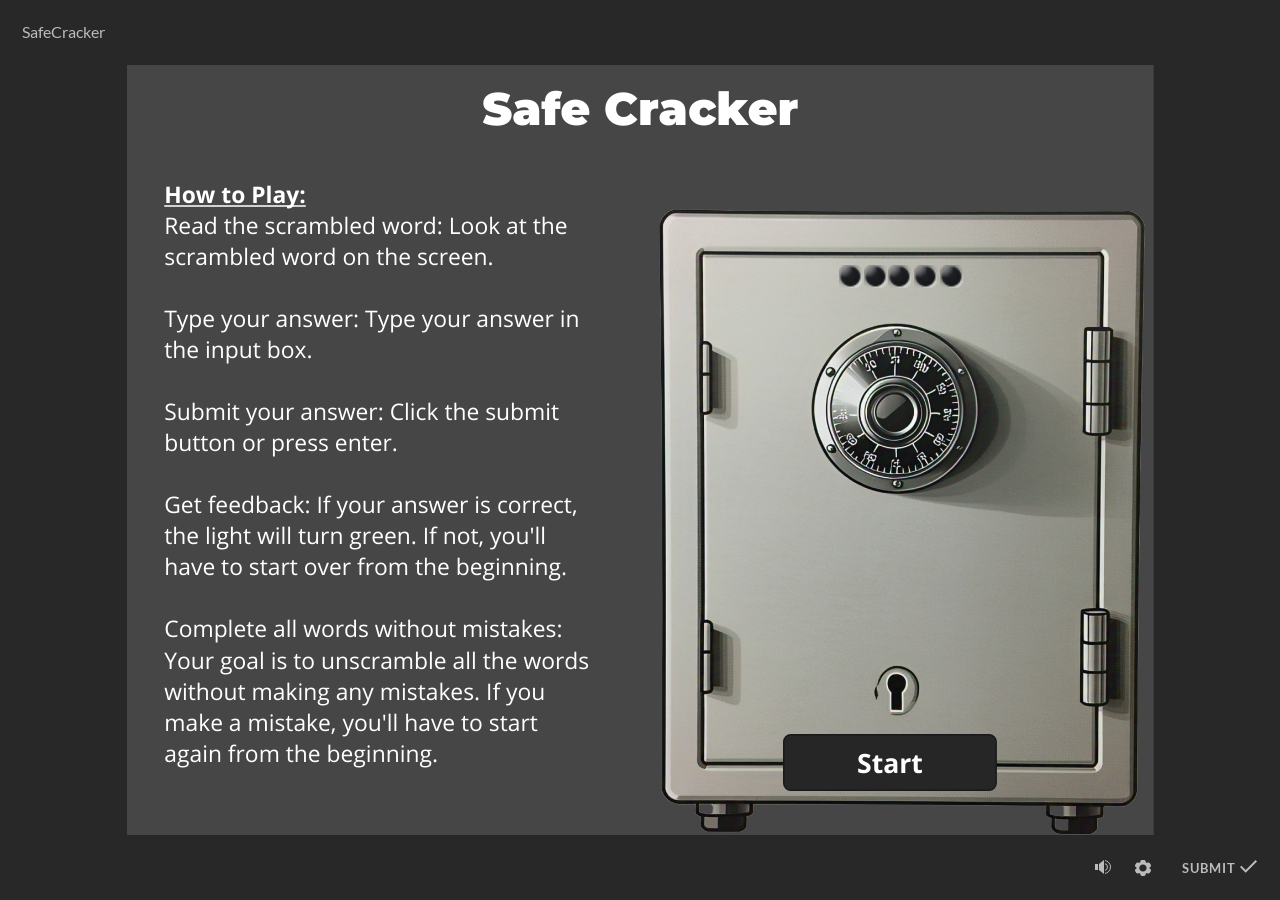
<file: projects/SafeCracker/story.html>
﻿<!doctype html>
<html lang="en-US">
<head>
  <meta charset="utf-8">
  <!-- Created using Storyline 360 x64 - http://www.articulate.com  -->
  <!-- version: 3.98.34263.0 -->
  <title>SafeCracker</title>
  <meta http-equiv="x-ua-compatible" content="IE=edge"/>
  <meta name="viewport" content="width=device-width,initial-scale=1,user-scalable=no,shrink-to-fit=no,minimal-ui"/>
  <meta name="apple-mobile-web-app-capable" content="yes"/>
  <style>
    html, body { height: 100%; padding: 0; margin: 0 }
    #app { height: 100%; width: 100%; }
  </style>

  <script>
    window.DS = {};
    window.globals = {
      DATA_PATH_BASE: '',
      HAS_FRAME: true,
      HAS_SLIDE: true,

      lmsPresent: false,
      tinCanPresent: false,
      cmi5Present: false,
      aoSupport: false,
      scale: 'noscale',
      captureRc: false,
      browserSize: 'optimal',
      bgColor: '#282828',
      features: 'DropInAcc,DropInBase,DropInCore,DropInInteractions,DropInVideo,JsApiBasics,MathExpressions,MorphTransition,MultipleQuizTracking,SetFocusTrigger',
      themeName: 'unified',
      preloaderColor: '#FFFFFF',
      suppressAnalytics: false,
      productChannel: 'stable',
      publishSource: 'storyline',
      aid: 'aid|27624087-4108-4392-9738-4c0e00b1fc62',
      cid: 'a2f25b5f-ed97-4027-8711-5b911170688a',
      playerVersion: '3.98.34263.0',
      publishTimestamp: '2025-04-08T06:35:29.5814246Z',
      maxIosVideoElements: 10,
      connectionSettings: { message: 'You%20are%20offline.%20Trying%20to%20reconnect...', useDarkTheme: false, mode: 'disabled' },
      hasFeature: function(feature) {
        return this.features.split(',').includes(feature);
      },
      
      parseParams: function(qs) {
        if (window.globals.parsedParams != null) {
          return window.globals.parsedParams;
        }
        qs = (qs || window.location.search.substr(1)).split('+').join(' ');
        var params = {},
            tokens,
            re = /[?&]?([^=]+)=([^&]*)/g;

        while (tokens = re.exec(qs)) {
          params[decodeURIComponent(tokens[1]).trim()] =
            decodeURIComponent(tokens[2]).trim();
        }
        window.globals.parsedParams = params;
        return params;
      }

    };
  </script>
  <script>
    var isIe11 = ('ActiveXObject' in window || window.MSBlobBuilder != null)
      && window.msCrypto != null && !window.ActiveXObject;
    if (isIe11) {
      window.globals.unsupportedBrowser = true;
      document.write(atob('[base64]'));
    }
  </script>

  <script>
    if (window.globals.hasFeature('NewAiCourseTranslation')) {
      
      
    }
  </script>

  
  <script>window.THREE = { };</script>
  
</head>
<body style="background: #282828" class="cs-HTML theme-unified">
  <!-- 360 -->
  <script>!function(){var e,i=/iPhone/i,o=/iPod/i,n=/iPad/i,t=/\biOS-universal(?:.+)Mac\b/i,r=/\bAndroid(?:.+)Mobile\b/i,a=/Android/i,d=/(?:SD4930UR|\bSilk(?:.+)Mobile\b)/i,p=/Silk/i,l=/Windows Phone/i,u=/\bWindows(?:.+)ARM\b/i,b=/BlackBerry/i,s=/BB10/i,c=/Opera Mini/i,f=/\b(CriOS|Chrome)(?:.+)Mobile/i,h=/Mobile(?:.+)Firefox\b/i,v=function(e){return void 0!==e&&"MacIntel"===e.platform&&"number"==typeof e.maxTouchPoints&&e.maxTouchPoints>1&&"undefined"==typeof MSStream};e=function(e){var m={userAgent:"",platform:"",maxTouchPoints:0};e||"undefined"==typeof navigator?"string"==typeof e?m.userAgent=e:e&&e.userAgent&&(m={userAgent:e.userAgent,platform:e.platform,maxTouchPoints:e.maxTouchPoints||0}):m={userAgent:navigator.userAgent,platform:navigator.platform,maxTouchPoints:navigator.maxTouchPoints||0};var g=m.userAgent,y=g.split("[FBAN");void 0!==y[1]&&(g=y[0]),void 0!==(y=g.split("Twitter"))[1]&&(g=y[0]);var A=function(e){return function(i){return i.test(e)}}(g),w={apple:{phone:A(i)&&!A(l),ipod:A(o),tablet:!A(i)&&(A(n)||v(m))&&!A(l),universal:A(t),device:(A(i)||A(o)||A(n)||A(t)||v(m))&&!A(l)},amazon:{phone:A(d),tablet:!A(d)&&A(p),device:A(d)||A(p)},android:{phone:!A(l)&&A(d)||!A(l)&&A(r),tablet:!A(l)&&!A(d)&&!A(r)&&(A(p)||A(a)),device:!A(l)&&(A(d)||A(p)||A(r)||A(a))||A(/\bokhttp\b/i)},windows:{phone:A(l),tablet:A(u),device:A(l)||A(u)},other:{blackberry:A(b),blackberry10:A(s),opera:A(c),firefox:A(h),chrome:A(f),device:A(b)||A(s)||A(c)||A(h)||A(f)},any:!1,phone:!1,tablet:!1};return w.any=w.apple.device||w.android.device||w.windows.device||w.other.device,w.phone=w.apple.phone||w.android.phone||w.windows.phone,w.tablet=w.apple.tablet||w.android.tablet||w.windows.tablet,w}(),"object"==typeof exports&&"undefined"!=typeof module?module.exports=e:"function"==typeof define&&define.amd?define((function(){return e})):this.isMobile=e}();
    window.isMobile.apple.tablet = window.isMobile.apple.tablet ||
      (navigator.platform === 'MacIntel' && navigator.maxTouchPoints > 1);
    window.isMobile.apple.device = window.isMobile.apple.device || window.isMobile.apple.tablet;
    window.isMobile.tablet = window.isMobile.tablet || window.isMobile.apple.tablet;
    window.isMobile.any = window.isMobile.any || window.isMobile.apple.tablet;
  </script>

  <div id="focus-sink" tabindex="-1"></div>

  <div id="preso"></div>
  <script>
    (function() {

      var classTypes = [ 'desktop', 'mobile', 'phone', 'tablet' ];

      var addDeviceClasses = function(prefix, testObj) {
        var curr, i;
        for (i = 0; i < classTypes.length; i++) {
          curr = classTypes[i];
          if (testObj[curr]) {
            document.body.classList.add(prefix + curr);
          }
        }
      };

      var params = window.globals.parseParams(),
          isDevicePreview = params.devicepreview === '1',
          isPhoneOverride = params.deviceType === 'phone' || (isDevicePreview && params.phone == '1'),
          isTabletOverride = (params.deviceType === 'tablet' || isDevicePreview) && !isPhoneOverride,
          isMobileOverride = isPhoneOverride || isTabletOverride;

      var deviceView = {
        desktop: !window.isMobile.any && !isMobileOverride,
        mobile: window.isMobile.any || isMobileOverride,
        phone: isPhoneOverride || (window.isMobile.phone && !isTabletOverride),
        tablet: isTabletOverride || window.isMobile.tablet
      };

      window.globals.deviceView = deviceView;
      window.isMobile.desktop = !window.isMobile.any;
      window.isMobile.mobile = window.isMobile.any;

      addDeviceClasses('view-', deviceView);

    })();
  </script>
  
  <script src='story_content/triggers.js' type=text/javascript></script>
<script src='story_content/user.js' type=text/javascript></script>
  <div class="slide-loader"></div>

  <script>
    var doc = document, loader = doc.body.querySelector('.slide-loader'); [ 1, 2, 3 ].forEach(function(n) { var d = doc.createElement('div'); d.style.backgroundColor = window.globals.preloaderColor; d.classList.add('mobile-loader-dot'); d.classList.add('dot' + n); loader.appendChild(d); });
  </script>

  <div class="mobile-load-title-overlay" style="display: none">
    <div class="mobile-load-title">SafeCracker</div>
  </div>

  <div class="mobile-chrome-warning"></div>

  
<style>
  .warn-connection-dialog {
    display: none;
    background: transparent;
    pointer-events: all;
    position: fixed;
    left: 0;
    top: 0;
    width: 100%;
    height: 100%;
    z-index: 999;
  }

  .warn-connection-content {
    pointer-events: all;
    border-radius: 4px;
    background: white;
    border: 1px solid #E7E7E7;
    color: #333333;
    box-shadow: 0 2px 4px rgba(0, 0, 0, 0.25);
    transition: all 150ms ease-out;
    position: absolute;
    white-space: nowrap;
  }

  .view-phone.is-landscape .warn-connection-content {
    left: 23px;
    bottom: 23px;
  }

  .view-tablet.is-landscape .warn-connection-content {
    left: 50%;
    top: 20px;
    transform: translateX(-50%);
  }

  .view-mobile.is-portrait .warn-connection-content {
    transform: translate(-50%, calc(-100% - 15px));
  }

  .warn-connection-content p {
    display: inline-block;
    margin: 0 8px 0 0;
    line-height: 33px;
    font-size: 11px;
  }

  .warn-connection-content svg {
    position: relative;
    vertical-align: middle;
    margin: 0 2px 2px 8px;
  }

  .view-desktop .warn-connection-content {
    left: 1.5em;
    bottom: 1.5em;
  }

  .view-desktop .warn-connection-content p {
    font-size: 1.1em;
  }

  .is-offline .warn-connection-dialog {
    display: block;
  }

  .is-offline .cs-panel * {
    pointer-events: none !important;
  }

  .is-offline .cs-panel {
    pointer-events: all !important;
  }

  .is-offline #nav-controls * {
    pointer-events: none !important;
  }

  .is-offline #nav-controls {
    pointer-events: all !important;
  }
</style>

<div class="warn-connection-dialog" role="alertdialog" aria-modal="true" tabindex="0" aria-labelledby="warn-connection-message">
  <div class="warn-connection-content">
    <svg width="17" height="15" viewBox="0 0 17 15" xmlns="http://www.w3.org/2000/svg">
      <path fill="#8F0000" stroke="white" d="M16.07,12.98 L15.88,12.23 L9.51,1.21 C8.97,0.26,7.6,0.26,7.06,1.21 L0.69,12.23 C0.15,13.16,0.81,14.36,1.91,14.36 H14.65 C15.47,14.36,16.05,13.7,16.07,12.98 Z"/>
      <path fill="white" stroke="white" d="M8.58,5.5 C8.35,5.28,8.5,5.35,8.21,5.32 C8.09,5.35,7.97,5.49,7.96,5.67 C7.97,5.79,7.98,5.92,7.98,6.04 L7.98,6.04 C7.99,6.17,8,6.31,8.01,6.43 L8.01,6.44 C8.03,6.92,8.06,7.41,8.09,7.9 L8.09,7.9 C8.12,8.39,8.14,8.88,8.17,9.37 C8.17,9.39,8.18,9.42,8.2,9.44 C8.23,9.46,8.25,9.47,8.28,9.47 C8.31,9.47,8.34,9.46,8.35,9.44 C8.37,9.43,8.38,9.4,8.39,9.35 L8.39,9.34 C8.39,9.24,8.4,9.15,8.4,9.05 L8.4,9.05 C8.41,8.96,8.41,8.86,8.42,8.75 C8.43,8.44,8.45,8.12,8.47,7.81 L8.47,7.81 C8.49,7.49,8.51,7.18,8.53,6.87 C8.55,6.46,8.56,6.05,8.59,5.64 L8.6,5.62 C8.6,5.57,8.59,5.53,8.58,5.5 L8.21,5.32 Z"/>
      <circle fill="white" stroke="white" cx="8.3" cy="11.35" r="0.3"/>
    </svg>
    <p id="warn-connection-message">You are offline. Trying to reconnect...</p>
  </div>
</div>

<script>
  (function() {
    window.DS.connection = {
      warningShown: false,
      assets: {},
      loadingAssetGroup: false,
      retryDelay: 500
    };

    var connectionSettings = window.globals.connectionSettings || {};

    var useConnectionMessages = window.AbortController != null &&
      window.location.protocol != 'file:' &&
      connectionSettings.mode === 'normal';

    window.DS.connection.useConnectionMessages = useConnectionMessages;

    var assetCount = 0;
    var checkLoadedId;


    if (useConnectionMessages && connectionSettings != null) {
      var contentEl = document.querySelector('.warn-connection-content');
      var messageEl = contentEl.querySelector('p');

      if (connectionSettings.useDarkTheme) {
        contentEl.style.borderColor = '#BABBBA';
        contentEl.style.backgroundColor = '#282828';
        contentEl.style.color = '#FFFFFF';
      }

      if (connectionSettings.message != null) {
        messageEl.textContent = window.decodeURIComponent(connectionSettings.message);
      }
    }

    function checkAssetsReady() {
      for (var i in DS.connection.assets) {
        if (!DS.connection.assets[i].success) {
          return false;
        }
      }
      return true;
    }

    function stopAssetGroup() {
      if (!useConnectionMessages) { return; }

      assetCount = 0;

      DS.connection.oldAssetGroup = DS.connection.assets;
      DS.connection.assets = {};
      DS.connection.loadingAssetGroup = false;
      clearInterval(checkLoadedId);
    }

    function startAssetGroup() {
      if (!useConnectionMessages) { return; }
      var ticks = 0;
      clearInterval(checkLoadedId);
      checkLoadedId = setInterval(function() {
        var loaded = 0;
        if (assetCount === 0 && loaded === 0) {
          clearInterval(checkLoadedId);
          return;
        }

        for (var i in DS.connection.assets) {
          if (DS.connection.assets[i].success) {
            loaded++;
          }
        }

        if (assetCount === loaded && checkAssetsReady()) {
          for (var i in DS.connection.assets) {
            if (DS.connection.assets[i].action) {
              DS.connection.assets[i].action();
            }
          }
          hideWarning();
          stopAssetGroup();
        }
      }, 100)
    }

    function requiredAsset(url, action, retry, type) {
      if (!useConnectionMessages) { return; }
      if (DS.connection.assets[url]) { return; }

      DS.connection.assets[url] = {
        success: false, action: action, retry: retry, type: type
      };
      assetCount = Object.keys(DS.connection.assets).length;
      if (!DS.connection.loadingAssetGroup) {
        startAssetGroup();
      }
      DS.connection.loadingAssetGroup = true;
    }

    function assetLoaded(url) {
      if (!useConnectionMessages) { return; }
      if (DS.connection.assets[url]) {
        DS.connection.assets[url].success = true;
      }
    }

    function assetFailed(url) {
      if (!useConnectionMessages) { return; }
      if (!DS.connection.assets[url]) {
        if (/\.js$/.test(url) && url.indexOf('transcripts') === -1) {
          setTimeout(function() {
            if (DS.connection.lastSlideLoaded != null) {
              DS.connection.lastSlideLoaded();
            }
          }, DS.connection.retryDelay);
        }
        return;
      }
      if (!DS.connection.warningShown) { showWarning(); }
      if (DS.connection.assets[url].retry) {
        setTimeout(function() {
          if (!DS.connection.assets[url].success) {
            DS.connection.assets[url].retry()
          }
        }, DS.connection.retryDelay);
      }
    }

    function hideWarning() {
      document.body.classList.remove('is-offline');
      DS.connection.warningShown = false;
      enableKeys();
    }
    DS.connection.hideWarning = hideWarning

    function showWarning(btn) {
      document.body.classList.add('is-offline')
      DS.connection.warningShown = true;
      updateWarningPosition();
      disableKeys();
    }

    function updateWarningPosition() {
      if (!DS.connection.warningShown) {
        return;
      }

      var isPortrait = document.body.classList.contains('is-portrait');
      var isMobile = document.body.classList.contains('view-mobile');
      var warningEl = document.querySelector('.warn-connection-content');

      if (isPortrait && isMobile) {
        var slide = document.querySelector('.primary-slide');
        var slideRect = slide != null
          ? slide.getBoundingClientRect()
          : { top: window.innerHeight, left: 0, width: window.innerWidth };

        warningEl.style.top = `${slideRect.top}px`
        warningEl.style.left = `${slideRect.left + slideRect.width / 2}px`
      } else {
        warningEl.style.top = null;
        warningEl.style.left = null;
      }

      window.requestAnimationFrame(updateWarningPosition);
    }

    function onDisableKeyDown(e) {
      e.preventDefault();
      e.stopImmediatePropagation();
    }

    function onDisableKeyUp(e) {
      e.preventDefault();
      e.stopImmediatePropagation();
    }

    var accStyle = document.createElement('style');
    var warnDialogEl = document.querySelector('.warn-connection-dialog');

    function disableKeys() {
      if (DS.views && DS.views.nsStack && DS.views.nsStack.length === 1) {
        DS.views.nsStack[0].tabReachable = false
        DS.views.nsStack[0].updateTabIndex(true, true);
      }

      accStyle.innerHTML = '.acc-shadow-dom { display: none; }';
      document.body.appendChild(accStyle);

      warnDialogEl.parentNode.append(warnDialogEl);
      warnDialogEl.focus();
    }

    function enableKeys() {
      accStyle.remove();
      if (DS.views && DS.views.nsStack && DS.views.nsStack.length === 1 && DS.views.nsStack[0].name === '_frame') {
        DS.views.nsStack[0].tabReachable = true;
        DS.views.nsStack[0].updateTabIndex();
      }
    }

    // these will all be noops if the feature flag isn't set in
    // the data and `window.globals.features`
    DS.connection.requiredAsset = requiredAsset;
    DS.connection.assetLoaded = assetLoaded;
    DS.connection.assetFailed = assetFailed;
    DS.connection.stopAssetGroup = stopAssetGroup;
    DS.connection.startAssetGroup = startAssetGroup;
  })();
</script>


  <script>
    
    if (window.autoSpider && window.vInterfaceObject) {
      document.querySelector('.mobile-load-title-overlay').style.display = 'none';
    }
  </script>

  

  <link rel="stylesheet" href="html5/data/css/output.min.css" data-noprefix/>
</body>
<script src="html5/lib/scripts/bootstrapper.min.js"></script>
</html>
</file>
<file: css/styles.css>
* {
  box-sizing: border-box;
}

html {
  scroll-behavior: smooth;
}

body {
  background-color: #f4f6f8;
  color: #333;
  font-family: Verdana, Geneva, Tahoma, sans-serif;
  font-size: 16px;
  margin: 0;
}

.Header {
  position: fixed;
  top: 0;
  left: 0;
  width: 100%;
  z-index: 10;
  background: linear-gradient(to bottom, #214a91, #123b5d);
  padding: 10px 0;
}

.Header h1 {
  color: white;
  border-bottom: none;
}

.Header h3 {
  color: #eeeeee;
}

.LeftPanel {
  position: fixed;
  left: 0;
  top: 150px;
  width: 200px;
  height: calc(100vh - 150px);
}

.MiddlePanel {
  position: absolute;
  top: 150px;
  left: 200px;
  right: 200px;
  height: 100vh;
  overflow: hidden;
}

.RightPanel {
  position: absolute;
  top: 150px;
  right: 0;
  width: 200px;
  height: 100vh;
}

.pattern-1 {
  background-color: #123b5d;
  background-image:
    repeating-linear-gradient(
      45deg,
      transparent 0px,
      transparent 15px,
      #16547d 15px,
      #16547d 17px
    ),
    repeating-linear-gradient(
      -45deg,
      transparent 0px,
      transparent 15px,
      #16547d 15px,
      #16547d 17px
    );
}

.floating-message {
  position: fixed;
  right: 20px;
  bottom: 20px;
  width: 160px;
  padding: 12px;

  background-color: white;
  border: 2px solid #87cefa;
  border-radius: 8px;

  text-align: center;
  z-index: 20;
  box-shadow: 2px 2px 10px #333;
}

.floating-message p {
  margin: 5px 0 0 0;
  font-size: 13px;
}

.shadow-1 {
  text-shadow: 2px 2px 12px #333;
}

img {
  max-width: 100%;
}

.menu-frame {
  width: 100%;
  height: 100%;
  border: none;
}

.display-frame {
  width: 100%;
  height: 1000px;
  border: none;
  padding: 0 10px;
  display: block;
}

h1 {
  color: #123b5d;
  text-align: center;
  border-bottom: 3px solid #87cefa;
  padding-bottom: 10px;
}

h2 {
  color: #174f78;
  margin-top: 25px;
  margin-bottom: 10px;
}

h3 {
  color: #555;
}

p {
  margin-top: 2px;
  line-height: 1.6;
}

a {
  color: #1769aa;
}

a:hover {
  color: #0d3f68;
}

hr {
  border: 0;
  border-top: 1px solid #ccc;
  margin: 25px 0;
}

table {
  max-width: 100%;
  border-collapse: collapse;
  margin: 20px auto;
  background-color: white;
}

th,
td {
  padding: 12px 18px;
  border: 1px solid #aaa;
}

th {
  background-color: #123b5d;
  color: white;
}

tr:nth-child(even) {
  background-color: #eef3f7;
}

footer {
  text-align: center;
  padding: 20px 0;
}

.intro {
  margin-top: 10px;
  text-align: center;
}

.intro img {
  border-radius: 10px;
  border: 3px solid white;
  margin-top: 10px;
  box-shadow: #999 1px 1px 15px;
}

/* Resume */

.resume {
  width: 90%;
  max-width: 900px;
  margin: 20px auto;
  padding: 30px;
  background-color: white;
  border: 1px solid gray;
  font-family: Arial, Helvetica, sans-serif;
}

.resume-header {
  text-align: center;
}

.resume-header h1 {
  color: black;
  text-align: center;
  border: none;
  padding-bottom: 0;
  margin-bottom: 5px;
}

.resume-header p {
  margin: 5px;
}

.resume-nav {
  text-align: center;
  margin: 20px 0;
}

.resume-nav a {
  margin: 5px;
}

.resume h2 {
  color: black;
  border-bottom: 2px solid black;
  padding-bottom: 5px;
  margin-top: 20px;
  margin-bottom: 10px;
}

.resume h3 {
  color: black;
  margin-bottom: 5px;
}

.resume p {
  line-height: 1.4;
}

.resume li {
  margin-bottom: 5px;
}

/* project layout */

/* Project Category Menu */

.project-menu {
  --radius: 170px;

  position: relative;
  width: 450px;
  height: 450px;
  max-width: 100%;
  margin: 20px auto;
}

.project-menu-center {
  position: absolute;
  top: 50%;
  left: 50%;

  width: 130px;
  height: 130px;

  transform: translate(-50%, -50%);

  display: flex;
  align-items: center;
  justify-content: center;

  background-color: #123b5d;
  color: white;

  border: 4px solid lightskyblue;
  border-radius: 50%;

  text-align: center;
  font-size: 18px;
}

.category-button {
  position: absolute;
  top: 50%;
  left: 50%;

  width: 100px;
  height: 100px;

  display: flex;
  align-items: center;
  justify-content: center;

  background-color: white;
  color: #123b5d;

  border: 3px solid #174f78;
  border-radius: 50%;

  text-align: center;
  text-decoration: none;
  font-weight: bold;
}

.button1 {
  transform: translate(-50%, -50%) rotate(0deg)
    translateY(calc(-1 * var(--radius))) rotate(0deg);
}

.button2 {
  transform: translate(-50%, -50%) rotate(90deg)
    translateY(calc(-1 * var(--radius))) rotate(-90deg);
}

.button3 {
  transform: translate(-50%, -50%) rotate(180deg)
    translateY(calc(-1 * var(--radius))) rotate(-180deg);
}

.button4 {
  transform: translate(-50%, -50%) rotate(270deg)
    translateY(calc(-1 * var(--radius))) rotate(-270deg);
}

.projects {
  max-width: 1100px;
  margin: 20px auto;
  padding: 15px;
  display: grid;
  grid-template-columns: repeat(auto-fit, minmax(250px, 1fr));
  gap: 20px;
}

.projects > p {
  grid-column: 1 / -1;
}

.project {
  min-height: 300px;
  padding: 18px;
  padding-bottom: 70px;
  background-color: white;
  border: 1px solid #ccc;
  border-radius: 6px;
  position: relative;
  box-shadow: #999 1px 1px 15px;
}

.project img {
  display: block;
  width: 100%;
  height: 250px;
  object-fit: contain;
  margin-bottom: 10px;
}

.project h2 {
  margin-top: 0;
  margin-bottom: 10px;
  font-size: 18px;
}

.project h3 {
  font-size: 15px;
}

.project p {
  line-height: 1.5;
}

.project a {
  position: absolute;
  bottom: 18px;
  left: 18px;
  display: inline-block;
  padding: 8px 12px;
  background-color: #333;
  color: aliceblue;
  text-decoration: none;
  border-radius: 5px;
}

.project a:hover,
.project a:focus {
  background-color: lightskyblue;
  color: #333;
}

.contact {
  max-width: 600px;
  margin: 30px auto;
  padding: 25px;
  background-color: white;
  border: 1px solid #ddd;
  border-radius: 12px;
  box-shadow: 0 4px 20px rgba(0, 0, 0, 0.08);
}

.contact input[type="text"],
.contact select,
.contact textarea {
  width: 100%;
  max-width: 100%;
  padding: 12px;
  border: 1px solid #bbb;
  border-radius: 6px;
  background-color: #f8fafc;
  font-family: inherit;
  font-size: 15px;
}

.contact input:focus,
.contact select:focus,
.contact textarea:focus {
  outline: 2px solid lightskyblue;
  border-color: #123b5d;
}

.contact input[type="button"],
.contact input[type="reset"] {
  padding: 12px 20px;
  border: none;
  border-radius: 6px;
  font-size: 14px;
  font-weight: bold;
  cursor: pointer;
}

.contact input[type="button"] {
  background-color: #123b5d;
  color: white;
}

.contact input[type="button"]:hover {
  background-color: #1769aa;
}

.contact input[type="reset"] {
  background-color: #e5e7eb;
  color: #333;
}

.contact input[type="reset"]:hover {
  background-color: #d1d5db;
}

.contact td {
  padding: 10px;
  vertical-align: middle;
}

.contact td:first-child {
  font-weight: bold;
}

@media (max-width: 900px) {
  .RightPanel {
    display: none;
  }

  .MiddlePanel {
    right: 0;
  }
}

@media (max-width: 600px) {
  .content-page {
    padding: 0 15px;
  }

  .Header {
    position: relative;
  }

  .LeftPanel {
    position: relative;
    top: auto;
    width: 100%;
    height: 80px;
  }

  .MiddlePanel {
    position: relative;
    top: auto;
    left: auto;
    right: auto;
    width: 100%;
    height: auto;
    overflow: visible;
  }

  .display-frame {
    height: 1000px;
    padding: 0;
  }

  .floating-message {
    display: none;
  }

  .contact {
    margin: 15px auto;
    padding: 15px;
  }

  .contact table,
  .contact tbody,
  .contact tr {
    display: block;
    width: 100%;
  }

  .contact td {
    display: block;
    width: 100%;
    padding: 8px;
  }

  .contact th {
    display: block;
    width: 100%;
  }

  .contact input[type="text"],
  .contact select,
  .contact textarea {
    width: 100%;
    max-width: 100%;
  }

  .contact input[type="button"],
  .contact input[type="reset"] {
    width: 100%;
  }
}
</file>
<file: projects/HackerEscapeRoom/html5/data/css/output.min.css>
@font-face {
  font-family: 'LatoBold Charset1_ Bold8F79C74F';
  src: url('[data-uri]');
  font-style: normal;
  font-weight: normal;
}
@font-face {
  font-family: 'Lato Charset1_ 6chWZwi47C6E4BB2';
  src: url('[data-uri]');
  font-style: normal;
  font-weight: normal;
}
@font-face {
  font-family: 'Montserrat Black Charse6E37CB48';
  src: url('[data-uri]');
  font-style: normal;
  font-weight: normal;
}
@font-face {
  font-family: 'Open Sans Charset1_ 6UB21B0440D';
  src: url('[data-uri]');
  font-style: normal;
  font-weight: normal;
}
@font-face {
  font-family: 'Open SansBold CharsBold77DAC28E';
  src: url('[data-uri]');
  font-style: normal;
  font-weight: normal;
}
@font-face {
  font-family: 'MS Gothic Charset1_ 5kW19B865A2';
  src: url('[data-uri]');
  font-style: normal;
  font-weight: normal;
}
@font-face {
  font-family: 'Montserrat Black Charse87BC3AB4';
  src: url('[data-uri]');
  font-style: normal;
  font-weight: normal;
}
@font-face {
  font-family: 'Open Sans Charset0_v9TY33EDE6F2';
  src: url('[data-uri]');
  font-style: normal;
  font-weight: normal;
}
@font-face {
  font-family: 'Open SansBold CharsBoldE47A47C6';
  src: url('[data-uri]');
  font-style: normal;
  font-weight: normal;
}
.cs-HTML {
  background: rgba(40, 40, 40, 1);
}
.cs-npnxnanbnsnfns00000100101 .cs-infopanel  {
  box-shadow: 0 1px 0 rgba(0, 0, 0, 0);
  background: rgba(255, 255, 255, 1);
}
.cs-npnxnanbnsnfns00000100101 .cs-infopanel .cs-link {
  color: rgba(186, 187, 186, 1);
}
.cs-npnxnanbnsnfns00000100101 .cs-infopanel .cs-link:hover {
  color: rgba(255, 255, 255, 1);
}
.cs-npnxnanbnsnfns00000100101 .cs-infopanel .cs-name {
  color: rgba(68, 68, 68, 1);
}
.cs-npnxnanbnsnfns00000100101 .cs-infopanel .cs-title {
  color: rgba(153, 153, 153, 1);
}
.cs-npnxnanbnsnfns00000100101 .cs-infopanelpopup  {
  box-shadow: 0 1px 0 rgba(0, 0, 0, 0);
  background: rgba(0, 0, 0, 0);
}
.cs-npnxnanbnsnfns00000100101 .cs-infopanelpopup .cs-link {
  color: rgba(255, 0, 0, 1);
}
.cs-npnxnanbnsnfns00000100101 .cs-infopanelpopup .cs-link:hover {
  color: rgba(255, 255, 255, 1);
}
.cs-npnxnanbnsnfns00000100101 .cs-infopanelpopup .cs-name {
  color: rgba(255, 255, 255, 1);
}
.cs-npnxnanbnsnfns00000100101 .cs-infopanelpopup .cs-bio {
  color: rgba(186, 187, 186, 1);
}
.cs-npnxnanbnsnfns00000100101 .cs-timer  {
  color: rgba(186, 187, 186, 1);
}
.cs-npnxnanbnsnfns00000100101 .cs-duration stop:first-child {
  stop-color: rgba(60, 60, 60, 1);
}
.cs-npnxnanbnsnfns00000100101 .cs-duration stop:last-child {
  stop-color: rgba(60, 60, 60, 1);
}
.cs-npnxnanbnsnfns00000100101 .cs-elapsed stop:first-child {
  stop-color: rgba(254, 227, 71, 1);
}
.cs-npnxnanbnsnfns00000100101 .cs-elapsed stop:last-child {
  stop-color: rgba(254, 227, 71, 1);
}
.cs-npnxnanbnsnfns00000100101 .cs-timer .cs-pie .cs-innerstroke {
  stroke: rgba(199, 199, 199, 1);
}
.cs-npnxnanbnsnfns00000100101 .cs-timer .cs-pie .cs-innerborder {
  stroke: rgba(255, 255, 255, 1);
}
.cs-npnxnanbnsnfns00000100101 .cs-window  {
  box-shadow: 0 8px 5px rgba(0, 0, 0, 0.2);
  border-color: rgba(49, 99, 0, 0);
  background: rgba(33, 33, 33, 1);
  color: rgba(248, 248, 248, 1);
}
.cs-npnxnanbnsnfns00000100101 .cs-window .cs-diva {
  border-color: rgba(78, 78, 78, 1);
}
.cs-npnxnanbnsnfns00000100101 .cs-window .cs-divb {
  border-color: rgba(78, 78, 78, 0);
}
.cs-npnxnanbnsnfns00000100101 .cs-editor .cs-editor-slide {
  color: rgba(226, 226, 226, 1);
}
.cs-npnxnanbnsnfns00000100101 .cs-editor .cs-editor-html {
  color: rgba(186, 187, 186, 1);
}
.cs-npnxnanbnsnfns00000100101 .cs-editor .cs-editor-button {
  text-shadow: 0 1px 0 rgba(0, 0, 0, 0);
  color: rgba(255, 255, 255, 1);
  border-color: rgba(211, 211, 211, 1);
  background: rgba(34, 34, 34, 1);
}
.cs-npnxnanbnsnfns00000100101 .cs-editor .cs-editor-button:hover {
  background: rgba(68, 68, 68, 1);
}
.cs-npnxnanbnsnfns00000100101 .cs-editor .cs-editor-button:active {
  background: rgba(68, 68, 68, 1);
}
.cs-npnxnanbnsnfns00000100101 .cs-listitem  {
  color: rgba(186, 187, 186, 1);
  border-color: none;
  border: 1px solid transparent;
}
.cs-npnxnanbnsnfns00000100101 .cs-listitem:hover {
  background: rgba(255, 255, 255, 0.06);
  border-color: rgba(108, 108, 108, 1) !important;
  border-width: 1px;
  border-radius: 2px;
  border-style: solid;
  box-sizing: border-box;
}
.cs-npnxnanbnsnfns00000100101 .cs-listitem.hover {
  background: rgba(255, 255, 255, 0.06);
  border-color: rgba(108, 108, 108, 1) !important;
  border-width: 1px;
  border-radius: 2px;
  border-style: solid;
  box-sizing: border-box;
}
.cs-npnxnanbnsnfns00000100101 .cs-glossary  {
  color: rgba(186, 187, 186, 1);
}
.cs-npnxnanbnsnfns00000100101 .cs-glossary .cs-scrolling-panel {
  background: rgba(0, 0, 0, 0);
}
.cs-npnxnanbnsnfns00000100101 .cs-glossary .cs-term.cs-selected .cs-choice-list-trigger {
  color: rgba(255, 255, 255, 1);
  background: rgba(255, 255, 255, 1);
}
.cs-npnxnanbnsnfns00000100101 .cs-glossary .cs-term.cs-selected .cs-choice-list-trigger:focus {
  color: rgba(255, 255, 255, 1);
  background: rgba(255, 255, 255, 1);
}
.cs-npnxnanbnsnfns00000100101 .cs-glossary .cs-term:hover .cs-choice-list-trigger {
  background: rgba(186, 187, 186, 1);
}
.cs-npnxnanbnsnfns00000100101 .cs-glossary .cs-term.hover .cs-choice-list-trigger {
  background: rgba(186, 187, 186, 1);
}
.cs-npnxnanbnsnfns00000100101 .cs-glossary .cs-term .cs-choice-list-trigger:focus {
  background: rgba(186, 187, 186, 1);
}
.cs-npnxnanbnsnfns00000100101 .cs-glossary .cs-diva {
  border-color: rgba(0, 0, 0, 0);
}
.cs-npnxnanbnsnfns00000100101 .cs-glossary .cs-divb {
  border-color: rgba(0, 0, 0, 0);
}
.cs-npnxnanbnsnfns00000100101 .cs-glossary .cs-divc {
  border-color: rgba(0, 0, 0, 0);
}
.cs-npnxnanbnsnfns00000100101 .cs-glossary .cs-heading {
  color: rgba(248, 248, 248, 1);
  font-weight: 700;
}
.note-content p span {
  color: rgba(186, 187, 186, 1);
  line-height: 1.4em;
  font-size: 103.769%;
}
.cs-npnxnanbnsnfns00000100101 .cs-resource .cs-separator {
  border-color: rgba(0, 0, 0, 0);
}
.cs-npnxnanbnsnfns00000100101 .cs-outline  {
  color: rgba(45, 45, 45, 1);
}
.cs-npnxnanbnsnfns00000100101 .cs-outline .cs-diva {
  border-color: rgba(0, 0, 0, 0);
}
.cs-npnxnanbnsnfns00000100101 .cs-outline .cs-divb {
  border-color: rgba(0, 0, 0, 0);
}
.cs-npnxnanbnsnfns00000100101 .cs-outline .cs-divc {
  border-color: rgba(0, 0, 0, 0);
}
.cs-npnxnanbnsnfns00000100101 .cs-outline .cs-search-filter:hover {
  color: rgba(0, 0, 0, 0);
}
.cs-npnxnanbnsnfns00000100101 .cs-outline .cs-search-filter.hover {
  color: rgba(0, 0, 0, 0);
}
.cs-npnxnanbnsnfns00000100101 .cs-transcript  {
  color: rgba(255, 255, 255, 1);
}
.cs-npnxnanbnsnfns00000100101 .cs-transcript .cs-div {
  border-color: rgba(0, 0, 0, 0);
}
.cs-npnxnanbnsnfns00000100101 .cs-tabs:not(.topmenu-item) {
  color: rgba(248, 248, 248, 1);
}
.cs-npnxnanbnsnfns00000100101 .cs-tabs .cs-inner-button:not(.topmenu-item) {
  text-shadow: 0 1px 0 rgba(0, 0, 0, 0);
}
.cs-npnxnanbnsnfns00000100101 .cs-tabs:hover:not(.topmenu-item) {
  color: rgba(248, 248, 248, 1);
}
.cs-npnxnanbnsnfns00000100101 .cs-tabs.cs-selected {
  background: rgba(0, 0, 0, 0);
  color: rgba(248, 248, 248, 1);
}
.cs-npnxnanbnsnfns00000100101 .cs-seekcontrol  {
  background: rgba(0, 0, 0, 0);
  border-color: rgba(0, 0, 0, 0);
}
.cs-npnxnanbnsnfns00000100101 .cs-seekcontrol .cs-button:hover .cs-icon {
  fill: rgba(255, 255, 255, 1);
}
.cs-npnxnanbnsnfns00000100101 .cs-seekcontrol .cs-button.hover .cs-icon {
  fill: rgba(255, 255, 255, 1);
}
.cs-npnxnanbnsnfns00000100101 .cs-seekcontrol .cs-button .cs-icon-shadow {
  fill: rgba(0, 0, 0, 0);
}
.cs-npnxnanbnsnfns00000100101 .cs-seekcontrol .cs-button .cs-icon {
  fill: rgba(180, 180, 180, 1);
}
.cs-npnxnanbnsnfns00000100101 .cs-seekcontrol .cs-seek .cs-fill {
  background: rgba(255, 255, 255, 0.6);
}
.cs-npnxnanbnsnfns00000100101 .cs-seekcontrol .cs-seek {
  background: rgba(108, 108, 108, 1);
  border-color: rgba(0, 0, 0, 0);
}
.cs-npnxnanbnsnfns00000100101 .cs-searchinput .cs-input {
  color: rgba(186, 187, 186, 1);
  border-color: rgba(0, 0, 0, 0);
  background: rgba(255, 255, 255, 0.06);
}
.cs-npnxnanbnsnfns00000100101 .cs-searchinput .cs-input:focus {
  color: rgba(248, 248, 248, 1);
  background: rgba(41, 41, 41, 1);
}
.cs-npnxnanbnsnfns00000100101 .cs-searchinput .cs-input:hover {
  box-shadow: inset 0 0 1px 0 rgba(69, 126, 19, 0);
}
.cs-npnxnanbnsnfns00000100101 .cs-searchinput .cs-input.hover {
  box-shadow: inset 0 0 1px 0 rgba(69, 126, 19, 0);
}
.cs-npnxnanbnsnfns00000100101 .cs-searchinput .cs-button .cs-icon {
  fill: rgba(186, 187, 186, 1);
}
.cs-npnxnanbnsnfns00000100101 .cs-searchinput .cs-button:hover {
  fill: rgba(63, 133, 0, 1);
}
.cs-npnxnanbnsnfns00000100101 .cs-searchinput .cs-button.hover {
  fill: rgba(63, 133, 0, 1);
}
.cs-npnxnanbnsnfns00000100101 .cs-menu  {
  box-shadow: 0 1px 0 rgba(0, 0, 0, 0);
  background: rgba(33, 33, 33, 1);
}
.cs-npnxnanbnsnfns00000100101 .cs-topmenu-item.active .cs-tab {
  background: rgba(33, 33, 33, 1);
}
.cs-npnxnanbnsnfns00000100101 .cs-logo  {
  box-shadow: 0 1px 0 rgba(37, 75, 0, 1);
  background: rgba(255, 255, 255, 0);
}
.cs-npnxnanbnsnfns00000100101 .cs-checkbox  {
  color: rgba(255, 255, 255, 1);
}
.cs-npnxnanbnsnfns00000100101 .cs-checkbox:hover {
  border-color: rgba(175, 221, 130, 1);
}
.cs-npnxnanbnsnfns00000100101 .cs-checkbox.hover {
  border-color: rgba(175, 221, 130, 1);
}
.cs-npnxnanbnsnfns00000100101 .cs-checkbox .cs-box {
  color: rgba(255, 255, 255, 1);
  border-color: rgba(42, 83, 0, 1);
}
.cs-npnxnanbnsnfns00000100101 .cs-checkbox .cs-box:checked::after {
  color: rgba(43, 196, 0, 1);
}
.cs-npnxnanbnsnfns00000100101 .cs-button  {
  text-shadow: 0 1px 0 rgba(0, 0, 0, 0);
  color: rgba(186, 187, 186, 1);
  border-color: rgba(0, 0, 0, 0);
  background: rgba(0, 0, 0, 0);
  box-shadow: 0 1px 0 rgba(0, 0, 0, 0);
}
.cs-npnxnanbnsnfns00000100101 .cs-button .cs-icon {
  fill: rgba(186, 187, 186, 1);
}
.cs-npnxnanbnsnfns00000100101 .cs-button .cs-icon-shadow {
  fill: rgba(0, 0, 0, 0);
}
.cs-npnxnanbnsnfns00000100101 .cs-button:hover {
  background: rgba(248, 248, 248, 1);
}
.cs-npnxnanbnsnfns00000100101 .cs-button.hover {
  background: rgba(248, 248, 248, 1);
}
.cs-npnxnanbnsnfns00000100101 .cs-button:active {
  background: rgba(0, 0, 0, 0);
}
.cs-npnxnanbnsnfns00000100101 .cs-button.cs-disabled:hover {
  background: rgba(0, 0, 0, 0);
}
.cs-npnxnanbnsnfns00000100101 .cs-button.cs-disabled.hover {
  background: rgba(0, 0, 0, 0);
}
.cs-npnxnanbnsnfns00000100101 .cs-button.cs-disabled:active {
  background: rgba(0, 0, 0, 0);
}
.cs-npnxnanbnsnfns00000100101 .cs-button.cs-volume:hover {
  background: rgba(0, 0, 0, 0);
}
.cs-npnxnanbnsnfns00000100101 .cs-button.cs-volume.hover {
  background: rgba(0, 0, 0, 0);
}
.cs-npnxnanbnsnfns00000100101 .cs-button.cs-volume:active {
  background: rgba(0, 0, 0, 0);
}
.cs-npnxnanbnsnfns00000100101.cs-base  {
  color: rgba(186, 187, 186, 1);
  border-color: rgba(40, 40, 40, 1);
  background: rgba(40, 40, 40, 1);
}
.cs-npnxnanbnsnfns00000100101.cs-base .cs-separator .cs-diva {
  background: rgba(69, 69, 69, 1);
}
.cs-npnxnanbnsnfns00000100101.cs-base .cs-separator .cs-divb {
  background: rgba(0, 0, 0, 0);
}
.cs-npnxnanbnsnfns00000100101.cs-base .cs-topmenu-item.active .cs-tab {
  border-color: rgba(69, 69, 69, 1);
}
.cs-npnxnanbnsnfns00000100101.cs-base .cs-topmenu-item.active .cs-panel {
  border-color: rgba(69, 69, 69, 1);
}
.cs-npnxnanbnsnfns00000100101.cs-base .cs-left {
  background: rgba(33, 33, 33, 1);
}
.cs-npnxnanbnsnfns00000100101.cs-base .cs-area-primary .cs-slide-container {
  background: rgba(40, 40, 40, 1);
}
.cs-npnxnanbnsnfns00000100101.cs-base.cs-custom-theme .cs-brandhighlight-bg {
  background: rgba(79, 189, 244, 1) !important;
}
.cs-npnxnanbnsnfns00000100101.cs-base.cs-custom-theme .cs-brandhighlight-secondary-bg {
  background: rgba(255, 255, 255, 1) !important;
}
.cs-npnxnanbnsnfns00000100101.cs-base.cs-custom-theme .cs-brandhighlight-border {
  border-color: rgba(79, 189, 244, 1) !important;
}
.cs-npnxnanbnsnfns00000100101.cs-base.cs-custom-theme .cs-brandhighlight-text {
  color: rgba(79, 189, 244, 1) !important;
}
.cs-npnxnanbnsnfns00000100101.cs-base.cs-custom-theme .cs-brandhighlight-fill {
  fill: rgba(79, 189, 244, 1) !important;
}
.cs-npnxnanbnsnfns00000100101.cs-base.cs-custom-theme .cs-listitem.cs-selected {
  background-color: rgba(255, 255, 255, 0.06) !important;
}
.cs-npnxnanbnsnfns00000100101 .cs-volume::-moz-range-thumb {
  border-color: rgba(43, 85, 0, 1);
  box-shadow: inset 0 0 1px 0 rgba(43, 85, 0, 1);
  background: rgba(255, 255, 255, 1);
}
.cs-npnxnanbnsnfns00000100101 .cs-volume::-ms-thumb {
  border-color: rgba(43, 85, 0, 1);
  box-shadow: inset 0 0 1px 0 rgba(43, 85, 0, 1);
  background: rgba(255, 255, 255, 1);
}
.cs-npnxnanbnsnfns00000100101 .cs-volume::-webkit-slider-thumb {
  border-color: rgba(43, 85, 0, 1);
  box-shadow: inset 0 0 1px 0 rgba(43, 85, 0, 1);
  background: rgba(255, 255, 255, 1);
}
.cs-npnxnanbnsnfns00000100101 .cs-volume::-moz-range-track {
  border-color: rgba(66, 140, 1, 1);
  background: rgba(108, 108, 108, 1);
}
.cs-npnxnanbnsnfns00000100101 .cs-volume::-ms-track {
  border-color: rgba(66, 140, 1, 1);
  background: rgba(108, 108, 108, 1);
}
.cs-npnxnanbnsnfns00000100101 .cs-volume::-webkit-slider-runnable-track {
  border-color: rgba(66, 140, 1, 1);
  background: rgba(108, 108, 108, 1);
}
body.show-focus .tab-focus-box {
  box-shadow: 0 0 0 1px rgba(255, 255, 0, 1), 0 0 0 3px rgba(0, 32, 96, 1), 0 0 5px 5px rgba(255, 255, 0, 1);
  border-color: transparent;
  outline: 2px transparent solid;
}
.skipnav {
  box-shadow: 0 0 0 1px rgba(255, 255, 0, 1), 0 0 0 3px rgba(0, 32, 96, 1), 0 0 5px 5px rgba(255, 255, 0, 1);
  border-color: transparent;
  outline: 2px transparent solid;
}
.cs-npnxnanbnsnfns00000100101 .cs-listitem:hover {
  color: none;
}
.cs-npnxnanbnsnfns00000100101 .cs-listitem.hover {
  color: none;
}
.cs-npnxnanbnsnfns00000100101 .cs-listitem.cs-viewed {
  color: #BABBBA;
}
.cs-npnxnanbnsnfns00000100101 .cs-listitem {
  color: #BABBBA;
}
.cs-npnxnanbnsnfns00000100101 .cs-listitem:hover .cs-icon-carrot * {
  fill: none;
}
.cs-npnxnanbnsnfns00000100101 .cs-listitem.hover .cs-icon-carrot * {
  fill: none;
}
.cs-npnxnanbnsnfns00000100101 .cs-listitem .cs-icon-carrot {
  color: none;
  top: calc(3px);
}
.cs-npnxnanbnsnfns00000100101 .cs-listitem .cs-icon-carrot .cs-shadow {
  color: #F8F8F8;
}
.cs-npnxnanbnsnfns00000100101 .item-collapsible .is-scene {
  color: #F8F8F8 !important;
  font-weight: 700;
}
.cs-npnxnanbnsnfns00000100101 .is-scene .cs-icon-carrot * {
  color: #F8F8F8 !important;
  font-weight: 700;
}
.cs-npnxnanbnsnfns00000100101 .is-scene:not(.outline-links-collapse) > a {
  color: #F8F8F8;
}
.cs-npnxnanbnsnfns00000100101 .is-scene:not(.outline-links-collapse) .cs-icon-carrot * {
  fill: none !important;
  color: #F8F8F8 !important;
}
.cs-npnxnanbnsnfns00000100101 .tabs, .cs-npnxnanbnsnfns00000100101 .cs-logo {
  border-bottom: 1px solid rgba(108, 108, 108, 1);
}
.cs-npnxnanbnsnfns00000100101 .area-secondary-wrapper:after {
  background-image: url('[data-uri]');
  background-size: 100%;
}
.cs-npnxnanbnsnfns00000100101 .panel-footer {
  background: #212121;
}
.cs-npnxnanbnsnfns00000100101 #outline-search {
  background: rgba(255, 255, 255, 0.06);
  border-color: rgba(108, 108, 108, 1);
  border-width: 1px;
  border-style: solid;
}
.cs-npnxnanbnsnfns00000100101 .topmenu-panel #outline-search {
  background: #545454;
}
.cs-npnxnanbnsnfns00000100101 .search-icon circle, .cs-npnxnanbnsnfns00000100101 .search-icon path {
  stroke: #BABBBA;
}
.cs-npnxnanbnsnfns00000100101 #outline-search input[type   =search] {
  color: #F8F8F8;
}
.cs-npnxnanbnsnfns00000100101 #outline-search ::-webkit-input-placeholder {
  color: #BABBBA !important;
}
.cs-npnxnanbnsnfns00000100101 #outline-search :-ms-input-placeholder {
  color: #BABBBA !important;
}
.cs-npnxnanbnsnfns00000100101 #outline-search ::-moz-placeholder {
  color: #BABBBA !important;
  opacity: 1;
}
.cs-npnxnanbnsnfns00000100101 .cs-topmenu-item.active, body:not(.is-touchable-tablet) .cs-npnxnanbnsnfns00000100101 .cs-topmenu-item:hover {
  color: #F8F8F8;
}
.cs-npnxnanbnsnfns00000100101 .cs-topmenu-item.button-tapped {
  color: #F8F8F8;
}
.cs-npnxnanbnsnfns00000100101 .cs-topmenu-item.active .cs-tab, .cs-npnxnanbnsnfns00000100101 .cs-topmenu-item .cs-tab {
  background: transparent !important;
  border: none !important;
}
.cs-npnxnanbnsnfns00000100101 .top-tabs-drop-icon div {
  background: #BABBBA;
}
.cs-npnxnanbnsnfns00000100101 .cs-panel.topmenu-panel .panel-content, .cs-npnxnanbnsnfns00000100101 .top-tabs-drop {
  background: #212121;
}
.cs-npnxnanbnsnfns00000100101 .cs-topmenu-item.active .cs-panel {
  background: #212121;
}
.cs-npnxnanbnsnfns00000100101 .cs-menu.topmenu-panel, .cs-npnxnanbnsnfns00000100101 .top-tabs-drop {
  border: 1px solid rgba(69, 69, 69, 1) !important;
  border-radius: 3px;
}
.cs-npnxnanbnsnfns00000100101 .resources .resources-list a:hover {
  background: rgba(255, 255, 255, 0.06);
}
body:not(.is-touchable-tablet) .cs-npnxnanbnsnfns00000100101 .resources .resources-list a:hover {
  background: rgba(255, 255, 255, 0.06);
}
.cs-npnxnanbnsnfns00000100101 .resources .resources-list a.hover {
  background: rgba(255, 255, 255, 0.06);
}
body:not(.is-touchable-tablet) .cs-npnxnanbnsnfns00000100101 .resources .resources-list a.hover {
  background: rgba(255, 255, 255, 0.06);
}
.cs-npnxnanbnsnfns00000100101 .resources .resources-list a.button-tapped {
  background: rgba(255, 255, 255, 0.06);
}
.cs-npnxnanbnsnfns00000100101 .cs-icon path, .cs-npnxnanbnsnfns00000100101 .cs-icon rect, .cs-npnxnanbnsnfns00000100101 .cs-icon polygon, .cs-npnxnanbnsnfns00000100101 .menu-icon-wrapper.menu-icon-wrapper-hover path {
  fill: #BABBBA;
}
.cs-npnxnanbnsnfns00000100101 .cs-icon .icon-stroke-only {
  fill: none !important;
  stroke: #BABBBA !important;
}
body:not(.is-touchable-tablet) .cs-npnxnanbnsnfns00000100101 .cs-button:hover .cs-icon path, body:not(.is-touchable-tablet) .cs-npnxnanbnsnfns00000100101 .cs-button:hover .cs-icon rect, body:not(.is-touchable-tablet) .cs-npnxnanbnsnfns00000100101 .cs-button:hover .cs-icon polygon {
  fill: #F8F8F8;
}
body:not(.is-touchable-tablet) .cs-npnxnanbnsnfns00000100101 .cs-tabs:hover .search-icon circle, body:not(.is-touchable-tablet) .cs-npnxnanbnsnfns00000100101 .cs-tabs:hover .search-icon path {
  stroke: #F8F8F8;
}
.cs-npnxnanbnsnfns00000100101 .cs-button.button-tapped .cs-icon path, .cs-npnxnanbnsnfns00000100101 .cs-button.button-tapped .cs-icon rect, .cs-npnxnanbnsnfns00000100101 .cs-button.button-tapped .cs-icon polygon {
  fill: #F8F8F8;
}
body:not(.is-touchable-tablet) .cs-npnxnanbnsnfns00000100101 .cs-button:hover .cs-icon .icon-stroke-only {
  fill: none !important;
  stroke: #F8F8F8 !important;
}
.cs-npnxnanbnsnfns00000100101 .cs-button:button-tapped .cs-icon .icon-stroke-only {
  fill: none !important;
  stroke: #F8F8F8 !important;
}
.cs-npnxnanbnsnfns00000100101 .menu-icon-wrapper.menu-icon-wrapper-hover svg path {
  fill: #F8F8F8;
}
.floating-sidebar:not(.sidebar-closed) .cs-npnxnanbnsnfns00000100101 #hamburger .menu-icon-wrapper svg path {
  fill: #BABBBA;
}
.floating-sidebar:not(.sidebar-closed) .cs-npnxnanbnsnfns00000100101 #hamburger .menu-icon-wrapper.menu-icon-wrapper-hover svg path {
  fill: #F8F8F8;
}
.cs-npnxnanbnsnfns00000100101 .volume .btn:before {
  background-image: url('[data-uri]');
}
.cs-npnxnanbnsnfns00000100101 .volume-track {
  background: #6C6C6C;
}
.cs-npnxnanbnsnfns00000100101 .volume-icon circle {
  stroke: #BABBBA;
}
.cs-npnxnanbnsnfns00000100101 .cs-settings > .settings-panel {
  background: #212121;
  border: 1px solid rgba(69, 69, 69, 1) !important;
  border-radius: 3px;
}
.cs-npnxnanbnsnfns00000100101 .cs-settings > .panel-down-arrow {
  fill: #212121;
}
.cs-npnxnanbnsnfns00000100101 .switch-toggle .border {
  stroke: #7C7C7C;
}
.cs-npnxnanbnsnfns00000100101 .switch-toggle .thumb-off .thumb {
  fill: #A2A2A2;
}
.cs-npnxnanbnsnfns00000100101 .switch-toggle .thumb-on .track {
  fill: rgba(79, 189, 244, 1);
}
.cs-npnxnanbnsnfns00000100101 .switch-toggle .thumb-off .track {
  fill: rgba(255, 255, 255, 0.1);
}
.cs-npnxnanbnsnfns00000100101 .switch-label {
  color: #BABBBA;
}
.cs-npnxnanbnsnfns00000100101 .cs-panel .scrollarea-btn:after {
  background: rgba(179, 180, 179, 0.75);
}
.scrollarea-scrollbar:hover .scrollarea-btn:after, .scrollarea-scrollbar.highlight-scrollbar .scrollarea-btn:after {
  background: rgba(179, 180, 179, 0.75);
}
.floating-sidebar .sidebar-overlay {
  background: rgba(0, 0, 0, 0.85);
}
.cs-npnxnanbnsnfns00000100101 .overlay-message {
  background: rgba(0, 0, 0, 0.85);
}
.cs-npnxnanbnsnfns00000100101 .top-ui-bg, .cs-npnxnanbnsnfns00000100101 .bottom-ui-bg, .cs-npnxnanbnsnfns00000100101 .right-ui-bg, .cs-npnxnanbnsnfns00000100101 .left-ui-bg {
  background: rgba(40, 40, 40, 0.8);
}
.cs-npnxnanbnsnfns00000100101 .circle-progress-bg {
  fill: #282828;
}
.cs-npnxnanbnsnfns00000100101 .circle-progress-well {
  fill: #6C6C6C;
}
.cs-npnxnanbnsnfns00000100101 .circle-progress-pie {
  stroke: #6C6C6C;
}
.cs-npnxnanbnsnfns00000100101 .lightbox .option-pane {
  background: rgba(40, 40, 40, 0.8);
}
.cs-npnxnanbnsnfns00000100101 .lightbox .option-pane:before {
  background: #282828;
}
.cs-npnxnanbnsnfns00000100101 .message-window {
  background: #212121;
  border: 1px solid rgba(255, 255, 255, 1) !important;
  border-radius: 3px;
}
.cs-npnxnanbnsnfns00000100101 .message-window-header p, .cs-npnxnanbnsnfns00000100101 .message-window-text {
  color: #F8F8F8;
}
.cs-npnxnanbnsnfns00000100101 .message-window-header p {
  border-bottom: 1px solid rgba(255, 255, 255, 1);
}
.cs-npnxnanbnsnfns00000100101 .message-window button.slide-object-button {
  border: 1px solid rgba(255, 255, 255, 1) !important;
}
.cs-npnxnanbnsnfns00000100101 .message-window button.slide-object-button:hover {
  background: rgba(255, 255, 255, 0.06) !important;
}
.message-window .slide-object-button tspan, .message-window .slide-object-button-text tspan {
  fill: #F8F8F8 !important;
}
body:not(.is-touchable-tablet) .cs-npnxnanbnsnfns00000100101 .cs-button:hover .text {
  color: #F8F8F8;
}
.cs-npnxnanbnsnfns00000100101 .cs-button.button-tapped .text {
  color: #F8F8F8;
}
.cs-npnxnanbnsnfns00000100101.cs-base {
  background: #282828;
}
.cs-npnxnanbnsnfns00000100101 .cs-menu {
  background: transparent;
}
.cs-npnxnanbnsnfns00000100101 .progress-bar .progress-bar-fill:after {
  background: #FFFFFF !important;
}
.cs-npnxnanbnsnfns00000100101 .volume-dot {
  background: #FFFFFF !important;
}
.fn-npnxnanbsnfns00000100101 {
  font-family: 'Lato22AB4CAF';
  -webkit-font-variant-ligatures: no-common-ligatures;
  font-variant-ligatures: no-common-ligatures;
}
.fn-pxabnsnfns00000100101 {
  font-family: 'Lato22AB4CAF';
  -webkit-font-variant-ligatures: no-common-ligatures;
  font-variant-ligatures: no-common-ligatures;
}
.fn-npxnabnsnfns00000100101 {
  font-family: 'Lato22AB4CAF';
  -webkit-font-variant-ligatures: no-common-ligatures;
  font-variant-ligatures: no-common-ligatures;
}
.fn-npnxnanbnsnfns00000100101 {
  font-family: 'Lato22AB4CAF';
  -webkit-font-variant-ligatures: no-common-ligatures;
  font-variant-ligatures: no-common-ligatures;
}
.fn-pxabnsnfns00000100100 {
  font-family: 'Lato22AB4CAF';
  -webkit-font-variant-ligatures: no-common-ligatures;
  font-variant-ligatures: no-common-ligatures;
}
@font-face {
  font-family: 'Lato22AB4CAF';
  src: url('[data-uri]');
  font-style: normal;
  font-weight: bold;
}
@font-face {
  font-family: 'Lato22AB4CAF';
  src: url('[data-uri]');
  font-style: normal;
  font-weight: normal;
}
.cs-InvalidPromptSlide .cs-5wWcswzguYk-InvalidPromptSlide-btn0 {
  color: rgba(255, 255, 255, 1);
  border-color: rgba(211, 211, 211, 1);
  background: rgba(34, 34, 34, 1);
  text-shadow: 0 1px 0 rgba(0, 0, 0, 0);
}
.cs-InvalidPromptSlide .cs-5wWcswzguYk-InvalidPromptSlide-btn0 .cs-html {
  color: rgba(186, 187, 186, 1);
}
.cs-InvalidPromptSlide .cs-5wWcswzguYk-InvalidPromptSlide-btn0 .cs-slide {
  border-color: rgba(226, 226, 226, 1);
}
.cs-InvalidPromptSlide .cs-5wWcswzguYk-InvalidPromptSlide-btn0:hover {
  background: rgba(68, 68, 68, 1);
}
.cs-InvalidPromptSlide .cs-5wWcswzguYk-InvalidPromptSlide-btn0:active {
  background: rgba(68, 68, 68, 1);
}
.cs-PrintPromptSlide .cs-5wWcswzguYk-PrintPromptSlide-btn0 {
  color: rgba(255, 255, 255, 1);
  border-color: rgba(211, 211, 211, 1);
  background: rgba(34, 34, 34, 1);
  text-shadow: 0 1px 0 rgba(0, 0, 0, 0);
}
.cs-PrintPromptSlide .cs-5wWcswzguYk-PrintPromptSlide-btn0 .cs-html {
  color: rgba(186, 187, 186, 1);
}
.cs-PrintPromptSlide .cs-5wWcswzguYk-PrintPromptSlide-btn0 .cs-slide {
  border-color: rgba(226, 226, 226, 1);
}
.cs-PrintPromptSlide .cs-5wWcswzguYk-PrintPromptSlide-btn0:hover {
  background: rgba(68, 68, 68, 1);
}
.cs-PrintPromptSlide .cs-5wWcswzguYk-PrintPromptSlide-btn0:active {
  background: rgba(68, 68, 68, 1);
}
.cs-ResumePromptSlide .cs-5wWcswzguYk-ResumePromptSlide-btn0 {
  color: rgba(255, 255, 255, 1);
  border-color: rgba(211, 211, 211, 1);
  background: rgba(34, 34, 34, 1);
  text-shadow: 0 1px 0 rgba(0, 0, 0, 0);
}
.cs-ResumePromptSlide .cs-5wWcswzguYk-ResumePromptSlide-btn0 .cs-html {
  color: rgba(186, 187, 186, 1);
}
.cs-ResumePromptSlide .cs-5wWcswzguYk-ResumePromptSlide-btn0 .cs-slide {
  border-color: rgba(226, 226, 226, 1);
}
.cs-ResumePromptSlide .cs-5wWcswzguYk-ResumePromptSlide-btn0:hover {
  background: rgba(68, 68, 68, 1);
}
.cs-ResumePromptSlide .cs-5wWcswzguYk-ResumePromptSlide-btn0:active {
  background: rgba(68, 68, 68, 1);
}
.cs-ResumePromptSlide .cs-5wWcswzguYk-ResumePromptSlide-btn1 {
  color: rgba(255, 255, 255, 1);
  border-color: rgba(211, 211, 211, 1);
  background: rgba(34, 34, 34, 1);
  text-shadow: 0 1px 0 rgba(0, 0, 0, 0);
}
.cs-ResumePromptSlide .cs-5wWcswzguYk-ResumePromptSlide-btn1 .cs-html {
  color: rgba(186, 187, 186, 1);
}
.cs-ResumePromptSlide .cs-5wWcswzguYk-ResumePromptSlide-btn1 .cs-slide {
  border-color: rgba(226, 226, 226, 1);
}
.cs-ResumePromptSlide .cs-5wWcswzguYk-ResumePromptSlide-btn1:hover {
  background: rgba(68, 68, 68, 1);
}
.cs-ResumePromptSlide .cs-5wWcswzguYk-ResumePromptSlide-btn1:active {
  background: rgba(68, 68, 68, 1);
}
.cs-ExternalInterfaceErrorSlide .cs-buttonOK {
  color: rgba(255, 255, 255, 1);
  border-color: rgba(211, 211, 211, 1);
  background: rgba(34, 34, 34, 1);
  text-shadow: 0 1px 0 rgba(0, 0, 0, 0);
}
.cs-ExternalInterfaceErrorSlide .cs-buttonOK .cs-html {
  color: rgba(186, 187, 186, 1);
}
.cs-ExternalInterfaceErrorSlide .cs-buttonOK .cs-slide {
  border-color: rgba(226, 226, 226, 1);
}
.cs-ExternalInterfaceErrorSlide .cs-buttonOK:hover {
  background: rgba(68, 68, 68, 1);
}
.cs-ExternalInterfaceErrorSlide .cs-buttonOK:active {
  background: rgba(68, 68, 68, 1);
}
</file>
